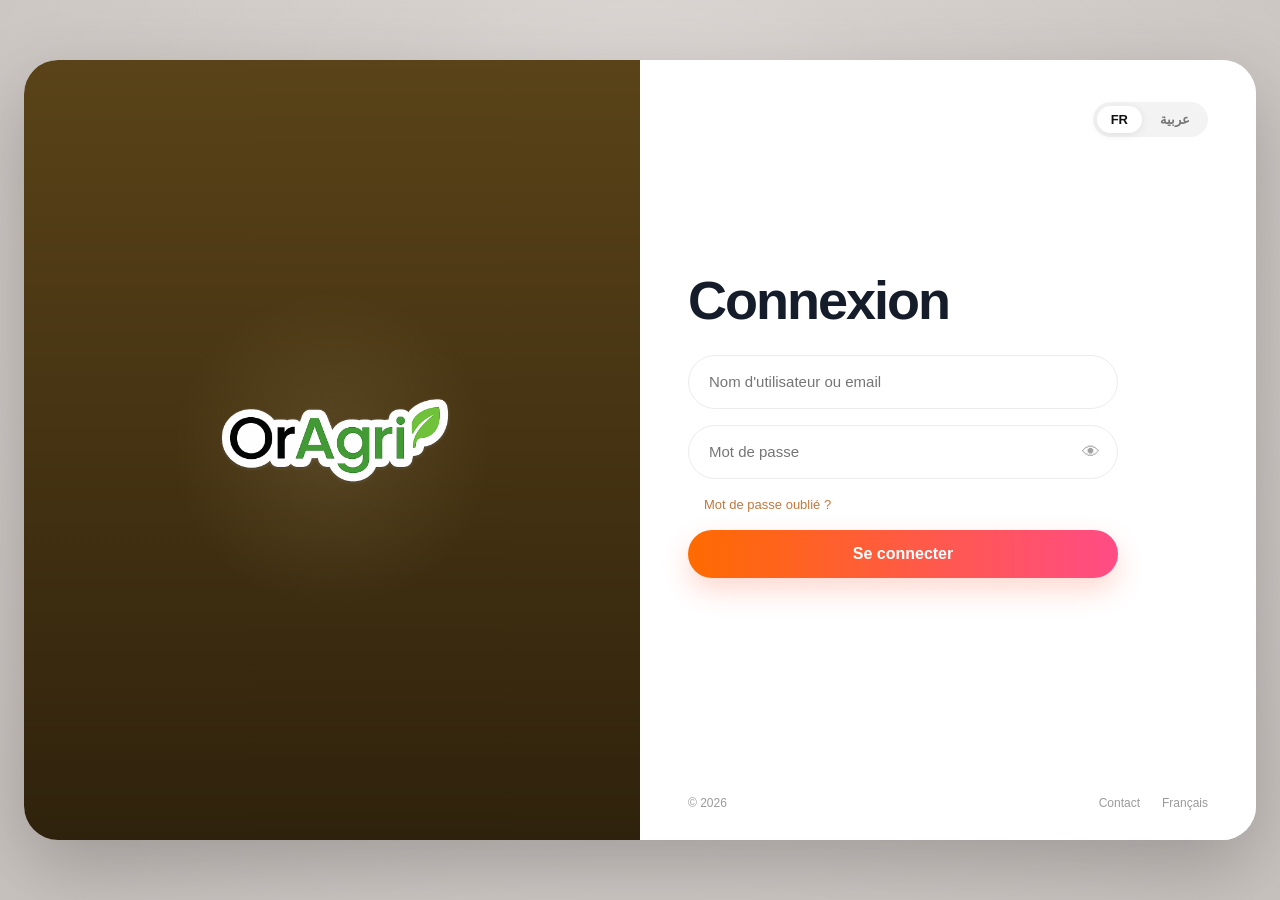
<file: index.html>
<!DOCTYPE html>
<html lang="fr" dir="ltr">
<head>
  <meta charset="UTF-8" />
  <meta name="viewport" content="width=device-width, initial-scale=1.0" />
  <title>OrAgri — Login</title>
  <style>
    :root{--accent1:#ff6a00;--accent2:#ff4c86;--shadow:0 28px 80px rgba(0,0,0,.24)}
    *,::before,::after{box-sizing:border-box}
    body{margin:0;font-family:Inter,'Segoe UI',Arial,sans-serif;background:radial-gradient(circle at 50% 35%,#ece7e5 0%,#d6d0cd 42%,#c9c3bf 100%);min-height:100vh;color:#1a1a1a}
    .page{min-height:100vh;display:flex;align-items:center;justify-content:center;padding:24px}
    .frame{width:min(1260px,100%);min-height:min(780px,92vh);display:grid;grid-template-columns:1fr 1fr;border-radius:34px;overflow:hidden;box-shadow:var(--shadow);background:#fff}
    .left{background:linear-gradient(180deg,#5a4318 0%,#2f220c 100%);position:relative;display:flex;align-items:center;justify-content:center;padding:40px}
    .left::before{content:"";position:absolute;inset:0;background:radial-gradient(circle at center,rgba(255,236,180,.10),transparent 32%);pointer-events:none}
    .logo-wrap{position:relative;z-index:1;width:min(300px,58vw);display:flex;align-items:center;justify-content:center}
    .logo-wrap img{width:100%;height:auto;display:block}
    .right{background:#fff;padding:42px 48px 30px;display:flex;flex-direction:column;justify-content:space-between}
    .topbar{display:flex;justify-content:flex-end;align-items:center;min-height:34px}
    .switch{display:flex;gap:4px;background:#f3f3f3;padding:4px;border-radius:999px}
    .switch button{border:0;background:transparent;padding:6px 14px;border-radius:999px;font-weight:700;font-size:13px;color:#777;cursor:pointer;transition:background .18s,color .18s,box-shadow .18s}
    .switch button.active{background:#fff;color:#111;box-shadow:0 2px 10px rgba(0,0,0,.08)}
    .content{max-width:430px;width:100%;margin:auto 0;padding-top:0}
    .h1{font-size:54px;line-height:.95;letter-spacing:-2px;font-weight:700;margin:0 0 28px;color:#151d2a}
    .field{position:relative;margin-bottom:16px}
    .field input{width:100%;height:54px;border-radius:27px;border:1px solid #ececec;background:#fff;padding:0 20px;font-size:15px;outline:none;transition:border-color .15s,box-shadow .15s}
    .field input:focus{border-color:#dedede;box-shadow:0 0 0 4px rgba(255,106,0,.07)}
    .eye{position:absolute;right:18px;top:50%;transform:translateY(-50%);font-size:18px;color:#a1a1a1;cursor:pointer}
    .forgot{font-size:13px;color:#c3783e;margin:2px 0 18px 16px;cursor:pointer;display:inline-block}
    .btn{width:100%;height:48px;border:0;border-radius:24px;background:linear-gradient(90deg,var(--accent1),var(--accent2));color:#fff;font-size:16px;font-weight:800;cursor:pointer;box-shadow:0 12px 28px rgba(255,90,59,.24);transition:opacity .15s,transform .1s}
    .btn:hover{opacity:.92;transform:translateY(-1px)}
    .btn:active{transform:translateY(0)}
    .error-msg{display:none;background:rgba(255,60,60,.08);border:1px solid rgba(255,60,60,.25);color:#c0392b;border-radius:14px;padding:10px 18px;font-size:13px;margin-bottom:14px;text-align:center}
    .error-msg.show{display:block}
    .footer{display:flex;justify-content:space-between;align-items:center;margin-top:80px;font-size:12px;color:#9a9a9a}
    .footer .links{display:flex;gap:22px;align-items:center}
    [dir="rtl"] .content{text-align:right}
    [dir="rtl"] .forgot{margin-left:0;margin-right:16px}
    [dir="rtl"] .topbar{justify-content:flex-start}
    [dir="rtl"] .field input{direction:rtl}
    [dir="rtl"] .eye{right:auto;left:18px}
    [dir="rtl"] .footer{flex-direction:row-reverse}
    [dir="rtl"] .footer .links{flex-direction:row-reverse}
    @media(max-width:980px){.frame{grid-template-columns:1fr;min-height:auto}.left{min-height:220px}.right{padding:22px 30px 30px}.content{max-width:520px}.h1{font-size:42px}.footer{margin-top:52px}}
    @media(max-width:640px){.page{padding:0}.frame{min-height:100vh;border-radius:0}.left{min-height:170px;padding:26px}.right{padding:18px 18px 26px}.h1{font-size:34px}.field input{height:52px}.btn{height:50px}.footer{margin-top:42px;gap:12px;flex-direction:column;align-items:flex-start}}
  </style>
</head>
<body>
  <div class="page">
    <div class="frame">
      <section class="left">
        <div class="logo-wrap">
          <img src="assets/images/logo.png" alt="OrAgri Logo" />
        </div>
      </section>
      <section class="right">
        <div class="topbar">
          <div class="switch">
            <button data-lang="fr" class="active">FR</button>
            <button data-lang="ar">عربية</button>
          </div>
        </div>
        <div class="content">
          <h1 id="title" class="h1">Connexion</h1>
          <div class="error-msg" id="errorMsg"></div>
          <div class="field">
            <input id="username" type="text" placeholder="Nom d'utilisateur ou email" autocomplete="username" />
          </div>
          <div class="field">
            <input id="password" type="password" placeholder="Mot de passe" autocomplete="current-password" />
            <span class="eye" id="togglePassword" role="button" tabindex="0" aria-label="Afficher le mot de passe">👁</span>
          </div>
          <span class="forgot" id="forgot">Mot de passe oublié ?</span>
          <button class="btn" id="loginBtn">Se connecter</button>
        </div>
        <div class="footer">
          <div>© 2026</div>
          <div class="links">
            <span id="contactTxt">Contact</span>
            <span id="langTxt">Français</span>
          </div>
        </div>
      </section>
    </div>
  </div>

  <script>
    const i18n = {
      fr: {
        title: "Connexion",
        username: "Nom d'utilisateur ou email",
        password: "Mot de passe",
        forgot: "Mot de passe oublié ?",
        button: "Se connecter",
        langTxt: "Français",
        contact: "Contact",
        errorEmpty: "Veuillez remplir tous les champs.",
        errorWrong: "Identifiants incorrects. Réessayez."
      },
      ar: {
        title: "تسجيل الدخول",
        username: "اسم المستخدم أو البريد",
        password: "كلمة المرور",
        forgot: "نسيت كلمة المرور؟",
        button: "دخول",
        langTxt: "عربية",
        contact: "اتصل بنا",
        errorEmpty: "يرجى ملء جميع الحقول.",
        errorWrong: "بيانات خاطئة. حاول مجدداً."
      }
    };

    const DEMO_USERS = [
      { username: "omar", password: "oragri2026" },
      { username: "admin", password: "admin" },
      { username: "omaragriofficiel@gmail.com", password: "oragri2026" }
    ];

    let lang = localStorage.getItem("oragri-lang") || "fr";

    function applyLang() {
      const t = i18n[lang];
      const isAr = lang === "ar";
      document.documentElement.dir = isAr ? "rtl" : "ltr";
      document.documentElement.lang = isAr ? "ar" : "fr";
      document.getElementById("title").textContent = t.title;
      document.getElementById("username").placeholder = t.username;
      document.getElementById("password").placeholder = t.password;
      document.getElementById("forgot").textContent = t.forgot;
      document.getElementById("loginBtn").textContent = t.button;
      document.getElementById("langTxt").textContent = t.langTxt;
      document.getElementById("contactTxt").textContent = t.contact;
      document.querySelectorAll(".switch button").forEach(btn =>
        btn.classList.toggle("active", btn.dataset.lang === lang)
      );
    }

    document.querySelectorAll(".switch button").forEach(btn => {
      btn.addEventListener("click", () => {
        lang = btn.dataset.lang;
        localStorage.setItem("oragri-lang", lang);
        applyLang();
      });
    });

    const passwordInput = document.getElementById("password");
    const togglePassword = document.getElementById("togglePassword");
    togglePassword.addEventListener("click", () => {
      const hidden = passwordInput.type === "password";
      passwordInput.type = hidden ? "text" : "password";
      togglePassword.textContent = hidden ? "🙈" : "👁";
    });

    document.getElementById("loginBtn").addEventListener("click", () => {
      const t = i18n[lang];
      const user = document.getElementById("username").value.trim();
      const pass = document.getElementById("password").value.trim();
      const errorMsg = document.getElementById("errorMsg");
      errorMsg.classList.remove("show");
      if (!user || !pass) {
        errorMsg.textContent = t.errorEmpty;
        errorMsg.classList.add("show");
        return;
      }
      const valid = DEMO_USERS.find(u => u.username === user && u.password === pass);
      if (valid) {
        localStorage.setItem("oragri-auth", "true");
        localStorage.setItem("oragri-user", user);
        window.location.href = "pages/selection.html";
      } else {
        errorMsg.textContent = t.errorWrong;
        errorMsg.classList.add("show");
      }
    });

    document.addEventListener("keydown", e => {
      if (e.key === "Enter") document.getElementById("loginBtn").click();
    });

    applyLang();
  </script>
</body>
</html>
</file>
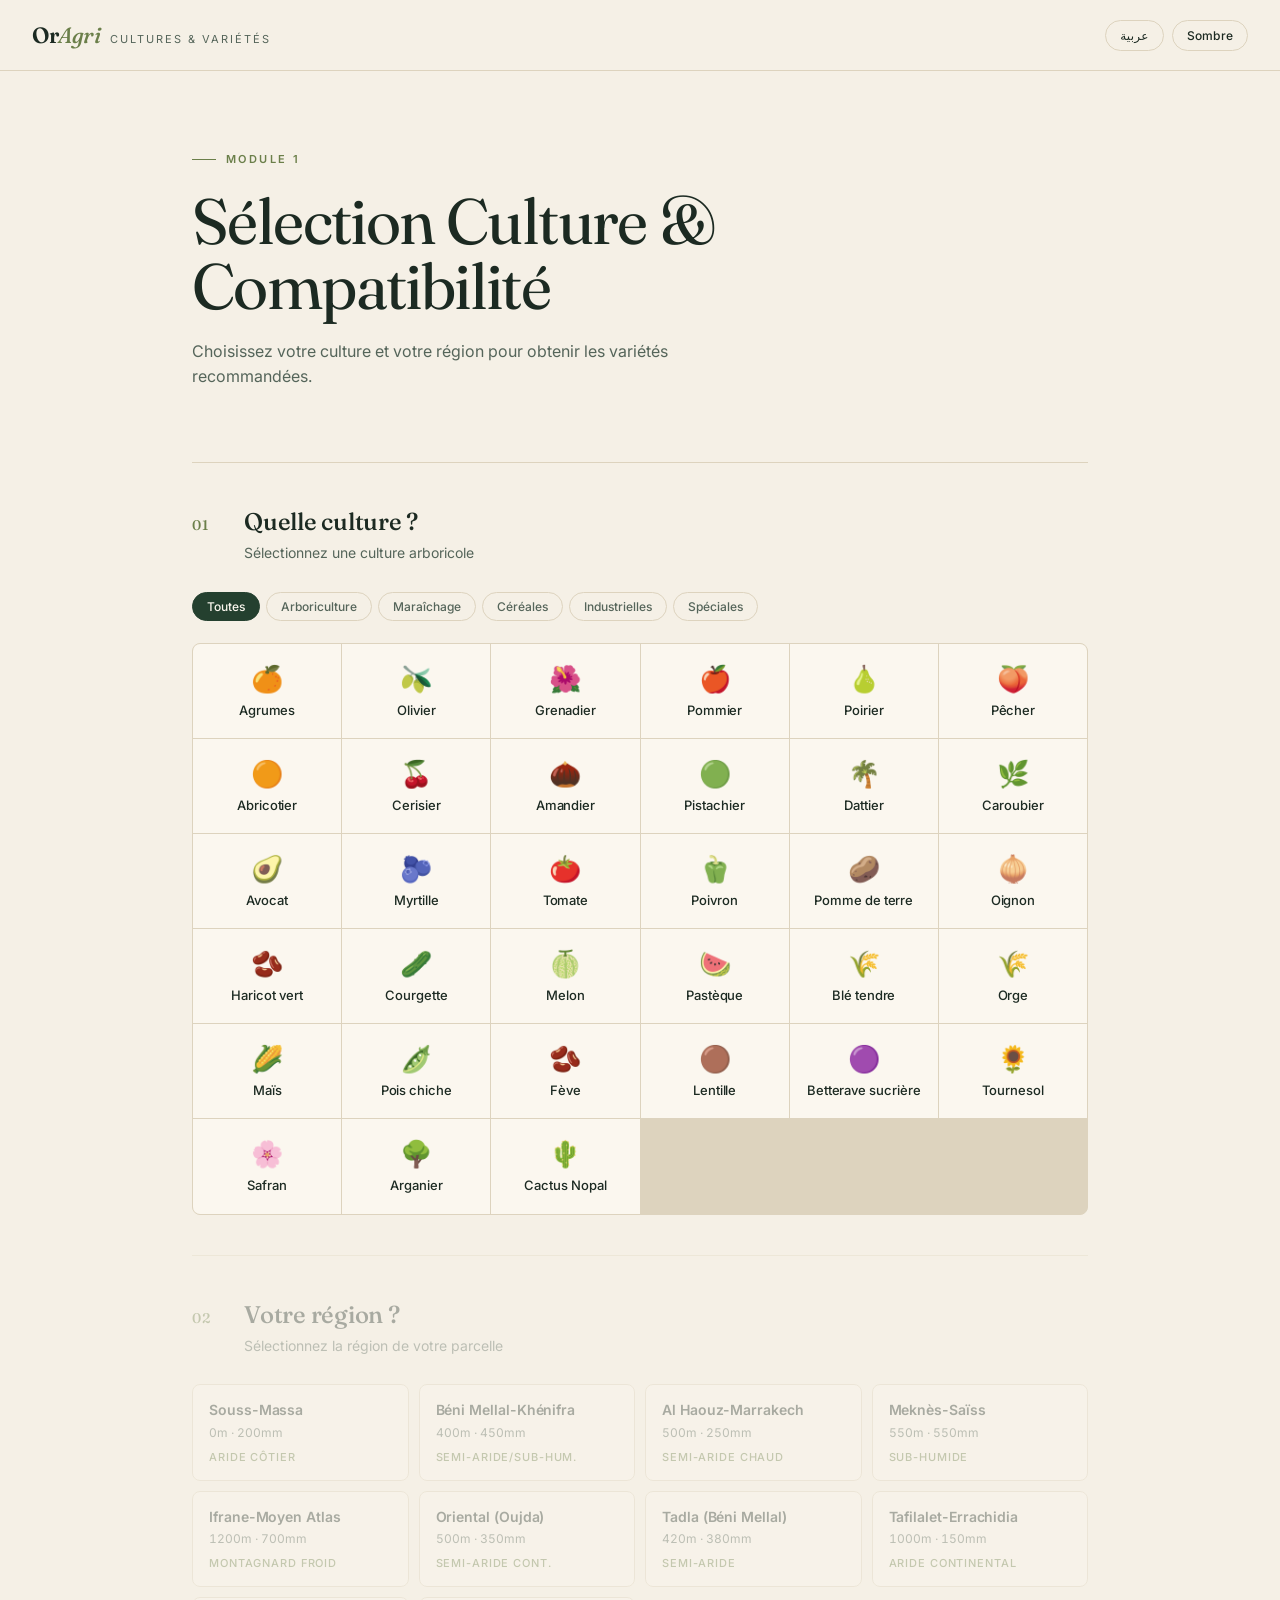
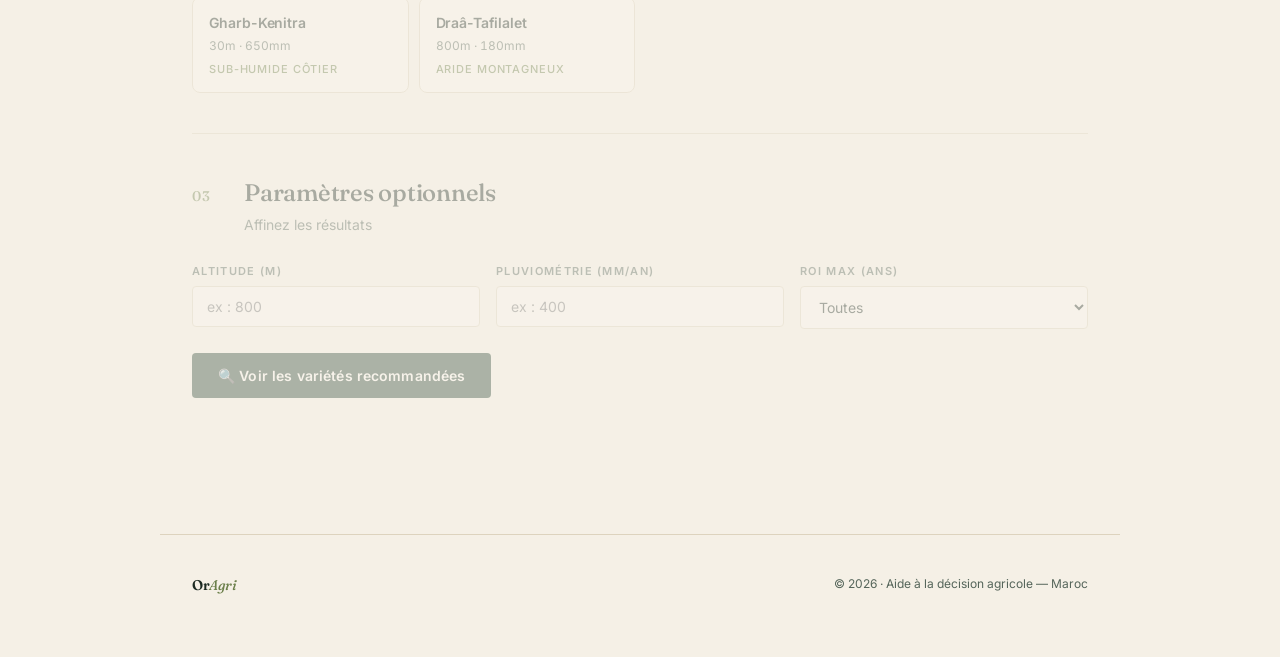
<file: pages/culture.html>
<!DOCTYPE html>
<html lang="fr" dir="ltr">
<head>
<meta charset="UTF-8">
<meta name="viewport" content="width=device-width, initial-scale=1.0">
<title>OrAgri — Sélection Culture</title>
<link rel="preconnect" href="https://fonts.googleapis.com">
<link rel="preconnect" href="https://fonts.gstatic.com" crossorigin>
<link href="https://fonts.googleapis.com/css2?family=Fraunces:opsz,wght@9..144,400;9..144,500;9..144,600;9..144,700&family=Inter:wght@400;500;600;700&family=Noto+Kufi+Arabic:wght@400;500;600;700&display=swap" rel="stylesheet">
<style>
  :root {
    --bg: #F5F0E6;
    --surface: #FBF7EF;
    --surface2: #EFE8DB;
    --ink: #1C2A22;
    --ink-2: #55655A;
    --line: #DDD3BE;
    --line-strong: #C7B99A;
    --forest: #24402F;
    --forest-hover: #2E5340;
    --olive: #6B7F4A;
    --terracotta: #B45A3C;
    --amber: #B58412;
    --danger: #A03A2A;
    --radius: 4px;
    --radius-lg: 8px;
  }
  [data-theme="dark"] {
    --bg: #12160F;
    --surface: #1A1F17;
    --surface2: #232A20;
    --ink: #ECE4D2;
    --ink-2: #9BA394;
    --line: #2E3529;
    --line-strong: #3F4838;
    --forest: #C8DBB6;
    --forest-hover: #B0C79A;
    --olive: #A9BE7C;
    --terracotta: #E08B6E;
    --amber: #E1B657;
    --danger: #E2705C;
  }
  * { box-sizing: border-box; margin: 0; padding: 0; }
  html, body { background: var(--bg); color: var(--ink); }
  body {
    font-family: 'Inter', system-ui, -apple-system, sans-serif;
    font-size: 15px;
    line-height: 1.55;
    min-height: 100vh;
    -webkit-font-smoothing: antialiased;
    text-rendering: optimizeLegibility;
    transition: background .3s, color .3s;
  }
  body[dir="rtl"] { font-family: 'Noto Kufi Arabic', 'Inter', system-ui, sans-serif; }
  .serif { font-family: 'Fraunces', 'Times New Roman', serif; font-optical-sizing: auto; letter-spacing: -0.01em; }

  /* Topbar */
  .topbar {
    display: flex; align-items: center; justify-content: space-between;
    padding: 18px 32px;
    border-bottom: 1px solid var(--line);
    background: var(--bg);
    position: sticky; top: 0; z-index: 100;
    backdrop-filter: saturate(1.1);
  }
  .brand { display: flex; align-items: baseline; gap: 10px; }
  .brand-mark {
    font-family: 'Fraunces', serif; font-weight: 600; font-size: 22px;
    letter-spacing: -0.02em; color: var(--ink);
  }
  .brand-mark em { font-style: italic; color: var(--olive); font-weight: 500; }
  .brand-sub { font-size: 11px; color: var(--ink-2); text-transform: uppercase; letter-spacing: 0.18em; }
  .top-actions { display: flex; gap: 8px; align-items: center; }
  .icon-btn {
    background: transparent; border: 1px solid var(--line);
    color: var(--ink); padding: 7px 14px;
    border-radius: 999px; cursor: pointer;
    font-size: 12px; font-weight: 500; letter-spacing: 0.02em;
    font-family: inherit;
    transition: all .18s;
  }
  .icon-btn:hover { border-color: var(--ink); background: var(--surface); }

  /* Hero */
  .hero { padding: 72px 32px 40px; max-width: 960px; margin: 0 auto; }
  .eyebrow {
    font-size: 11px; text-transform: uppercase; letter-spacing: 0.22em;
    color: var(--olive); font-weight: 600; margin-bottom: 20px;
    display: inline-flex; align-items: center; gap: 10px;
  }
  .eyebrow::before {
    content: ""; width: 24px; height: 1px; background: var(--olive);
  }
  .hero h1 {
    font-family: 'Fraunces', serif; font-weight: 400;
    font-size: clamp(36px, 6vw, 64px);
    line-height: 1.02; letter-spacing: -0.025em;
    color: var(--ink);
    max-width: 720px;
  }
  .hero h1 em { font-style: italic; color: var(--olive); font-weight: 400; }
  .hero p {
    margin-top: 20px; max-width: 560px;
    color: var(--ink-2); font-size: 16px; line-height: 1.6;
  }

  /* Main layout */
  .main { max-width: 960px; margin: 0 auto; padding: 32px 32px 96px; }

  /* Step block */
  .step { border-top: 1px solid var(--line); padding: 40px 0; }
  .step[data-locked="true"] { opacity: 0.35; pointer-events: none; }
  .step-header {
    display: flex; align-items: baseline; gap: 20px;
    margin-bottom: 28px;
  }
  .step-index {
    font-family: 'Fraunces', serif; font-weight: 500;
    font-size: 14px; color: var(--olive);
    letter-spacing: 0.08em; min-width: 32px;
  }
  .step-index.done::after { content: " ✓"; color: var(--forest); }
  .step-title { font-family: 'Fraunces', serif; font-weight: 500; font-size: 24px; letter-spacing: -0.01em; }
  .step-sub { color: var(--ink-2); font-size: 14px; margin-top: 2px; }

  /* Family filters */
  .fam-filters { display: flex; flex-wrap: wrap; gap: 6px; margin-bottom: 22px; }
  .fam-btn {
    padding: 6px 14px;
    border: 1px solid var(--line);
    background: transparent;
    color: var(--ink-2);
    border-radius: 999px;
    font-size: 12px; font-weight: 500;
    cursor: pointer; font-family: inherit;
    transition: all .18s;
  }
  .fam-btn:hover { color: var(--ink); border-color: var(--line-strong); }
  .fam-btn.active { background: var(--forest); border-color: var(--forest); color: var(--surface); }

  /* Culture grid */
  .culture-grid {
    display: grid;
    grid-template-columns: repeat(auto-fill, minmax(140px, 1fr));
    gap: 1px;
    background: var(--line);
    border: 1px solid var(--line);
    border-radius: var(--radius-lg);
    overflow: hidden;
  }
  .culture-btn {
    background: var(--surface);
    padding: 22px 12px 18px;
    text-align: center;
    cursor: pointer;
    transition: background .15s;
    border: none; color: var(--ink); font-family: inherit;
  }
  .culture-btn:hover { background: var(--surface2); }
  .culture-btn.selected { background: var(--forest); color: var(--surface); }
  .culture-btn .icon { font-size: 26px; line-height: 1; margin-bottom: 8px; display: block; filter: grayscale(0.15); }
  .culture-btn.selected .icon { filter: none; }
  .culture-btn .name { font-size: 13px; font-weight: 500; letter-spacing: -0.005em; }

  /* Region grid */
  .region-grid {
    display: grid;
    grid-template-columns: repeat(auto-fill, minmax(200px, 1fr));
    gap: 10px;
  }
  .region-btn {
    background: var(--surface);
    border: 1px solid var(--line);
    border-radius: var(--radius-lg);
    padding: 14px 16px;
    cursor: pointer;
    transition: all .18s;
    color: var(--ink);
    text-align: start;
    font-family: inherit;
  }
  .region-btn:hover { border-color: var(--line-strong); }
  .region-btn.selected { border-color: var(--forest); background: var(--surface2); }
  .region-btn .r-name { font-size: 14px; font-weight: 600; letter-spacing: -0.005em; }
  .region-btn .r-alt { font-size: 12px; color: var(--ink-2); margin-top: 3px; font-variant-numeric: tabular-nums; }
  .region-btn .r-clim { font-size: 11px; color: var(--olive); margin-top: 6px; text-transform: uppercase; letter-spacing: 0.08em; font-weight: 500; }

  /* Optional inputs */
  .field-row { display: grid; grid-template-columns: repeat(auto-fit, minmax(180px, 1fr)); gap: 16px; margin-bottom: 24px; }
  .field { display: flex; flex-direction: column; gap: 6px; }
  .field label { font-size: 11px; text-transform: uppercase; letter-spacing: 0.12em; color: var(--ink-2); font-weight: 600; }
  .field input, .field select {
    background: var(--surface);
    border: 1px solid var(--line);
    color: var(--ink);
    padding: 11px 14px;
    border-radius: var(--radius);
    font-size: 14px; font-family: inherit;
    transition: border-color .18s;
  }
  .field input:focus, .field select:focus { outline: none; border-color: var(--forest); }

  .btn-primary {
    background: var(--forest); color: var(--surface);
    border: none;
    padding: 14px 26px;
    border-radius: var(--radius);
    font-size: 14px; font-weight: 600; letter-spacing: 0.01em;
    cursor: pointer; font-family: inherit;
    transition: background .18s;
  }
  .btn-primary:hover { background: var(--forest-hover); }
  .btn-ghost {
    background: transparent; color: var(--ink-2);
    border: 1px solid var(--line);
    padding: 10px 18px;
    border-radius: var(--radius);
    font-size: 13px; cursor: pointer; font-family: inherit;
    transition: all .18s;
  }
  .btn-ghost:hover { color: var(--ink); border-color: var(--ink); }

  /* Loader */
  .loader { display: none; padding: 48px 0; text-align: center; color: var(--ink-2); }
  .spinner {
    width: 20px; height: 20px; margin: 0 auto 14px;
    border: 2px solid var(--line);
    border-top-color: var(--forest);
    border-radius: 50%;
    animation: spin .8s linear infinite;
  }
  @keyframes spin { to { transform: rotate(360deg); } }

  /* Results */
  #results { display: none; padding-top: 40px; border-top: 1px solid var(--line); }
  .results-header {
    display: flex; align-items: baseline; justify-content: space-between;
    gap: 16px; margin-bottom: 28px; flex-wrap: wrap;
  }
  .results-title { font-family: 'Fraunces', serif; font-weight: 500; font-size: 28px; letter-spacing: -0.015em; }
  .results-count { color: var(--ink-2); font-size: 14px; font-variant-numeric: tabular-nums; }

  .variety-card {
    background: var(--surface);
    border: 1px solid var(--line);
    border-radius: var(--radius-lg);
    padding: 24px 26px;
    margin-bottom: 12px;
    cursor: pointer;
    transition: border-color .18s;
  }
  .variety-card:hover { border-color: var(--line-strong); }
  .variety-card.expanded { border-color: var(--forest); }
  .vc-head { display: flex; align-items: flex-start; justify-content: space-between; gap: 20px; }
  .vc-name { font-family: 'Fraunces', serif; font-size: 22px; font-weight: 500; letter-spacing: -0.01em; }
  .vc-ar { font-size: 13px; color: var(--ink-2); margin-top: 2px; }
  .vc-tags { display: flex; flex-wrap: wrap; gap: 6px; margin-top: 14px; }
  .tag {
    display: inline-flex; align-items: center; gap: 5px;
    padding: 4px 10px; border-radius: 999px;
    font-size: 11px; font-weight: 500;
    border: 1px solid transparent;
    font-variant-numeric: tabular-nums;
  }
  .tag-green { color: var(--forest); background: color-mix(in oklab, var(--forest) 10%, transparent); border-color: color-mix(in oklab, var(--forest) 18%, transparent); }
  .tag-blue  { color: var(--olive); background: color-mix(in oklab, var(--olive) 12%, transparent); border-color: color-mix(in oklab, var(--olive) 20%, transparent); }
  .tag-warn  { color: var(--amber); background: color-mix(in oklab, var(--amber) 12%, transparent); border-color: color-mix(in oklab, var(--amber) 20%, transparent); }
  .tag-danger{ color: var(--danger); background: color-mix(in oklab, var(--danger) 10%, transparent); border-color: color-mix(in oklab, var(--danger) 18%, transparent); }

  .vc-roi { font-family: 'Fraunces', serif; font-size: 32px; font-weight: 500; color: var(--forest); white-space: nowrap; line-height: 1; }
  .vc-roi-label { font-size: 10px; color: var(--ink-2); text-align: end; text-transform: uppercase; letter-spacing: 0.15em; margin-top: 6px; }

  .compat-bar-wrap { margin-top: 20px; }
  .compat-bar { height: 3px; background: var(--line); border-radius: 2px; overflow: hidden; margin-top: 6px; }
  .compat-fill { height: 100%; border-radius: 2px; transition: width .8s cubic-bezier(.2,.7,.2,1); }
  .compat-meta { display: flex; justify-content: space-between; align-items: center; font-size: 11px; }
  .compat-meta .lbl { color: var(--ink-2); text-transform: uppercase; letter-spacing: 0.12em; font-weight: 500; }
  .compat-meta .val { font-weight: 600; font-variant-numeric: tabular-nums; }

  .vc-detail {
    display: none; margin-top: 24px; padding-top: 24px;
    border-top: 1px solid var(--line);
  }
  .variety-card.expanded .vc-detail { display: block; }
  .detail-grid { display: grid; grid-template-columns: repeat(auto-fill, minmax(140px, 1fr)); gap: 1px; background: var(--line); border: 1px solid var(--line); border-radius: var(--radius-lg); overflow: hidden; }
  .dg-item { background: var(--surface); padding: 14px 16px; }
  .dg-label { font-size: 10px; color: var(--ink-2); text-transform: uppercase; letter-spacing: 0.14em; font-weight: 600; margin-bottom: 6px; }
  .dg-value { font-size: 15px; font-weight: 500; font-variant-numeric: tabular-nums; }
  .dg-value.green { color: var(--forest); }
  .dg-value.blue { color: var(--olive); }

  .section-label { font-size: 11px; font-weight: 600; color: var(--ink-2); text-transform: uppercase; letter-spacing: 0.16em; margin: 24px 0 8px; }
  .detail-text { font-size: 14px; color: var(--ink); line-height: 1.6; }
  .detail-text.muted { color: var(--ink-2); font-style: italic; }

  .empty { text-align: center; padding: 64px 20px; color: var(--ink-2); }
  .empty .serif { font-size: 24px; margin-bottom: 8px; color: var(--ink); }

  footer { max-width: 960px; margin: 0 auto; padding: 40px 32px 60px; border-top: 1px solid var(--line); color: var(--ink-2); font-size: 12px; display: flex; justify-content: space-between; flex-wrap: wrap; gap: 12px; }
  footer .brand-mark { font-size: 14px; }

  @media (max-width: 640px) {
    .topbar { padding: 14px 20px; }
    .hero { padding: 40px 20px 24px; }
    .main { padding: 24px 20px 64px; }
    footer { padding: 24px 20px 40px; }
  }
</style>
</head>
<body data-theme="light">

<header class="topbar">
  <div class="brand">
    <span class="brand-mark serif">Or<em>Agri</em></span>
    <span class="brand-sub" data-i="brand_sub">Cultures &amp; variétés</span>
  </div>
  <div class="top-actions">
    <button class="icon-btn" id="btnLang" onclick="toggleLang()">عربية</button>
    <button class="icon-btn" id="btnTheme" onclick="toggleTheme()">Clair</button>
  </div>
</header>

<section class="hero">
  <div class="eyebrow" data-i="mod1_badge">Module 01 — Sélection Culture</div>
  <h1 class="serif" data-i="hero_title">Trouvez la <em>variété</em> juste, pour votre terre.</h1>
  <p data-i="hero_sub">Choisissez une culture et votre région pour découvrir les variétés adaptées à votre parcelle, avec compatibilité, rendement et rentabilité estimés.</p>
</section>

<main class="main">

  <div class="step" id="step1">
    <div class="step-header">
      <div class="step-index" id="s1num">01</div>
      <div>
        <div class="step-title serif" data-i="s1_title">Choisir une culture</div>
        <div class="step-sub" data-i="s1_sub">Filtrez par famille, puis sélectionnez.</div>
      </div>
    </div>
    <div class="fam-filters" id="famFilters"></div>
    <div class="culture-grid" id="cultureGrid"></div>
  </div>

  <div class="step" id="step2" data-locked="true">
    <div class="step-header">
      <div class="step-index" id="s2num">02</div>
      <div>
        <div class="step-title serif" data-i="s2_title">Sélectionner la région</div>
        <div class="step-sub" data-i="s2_sub">Nous évaluons la compatibilité climatique.</div>
      </div>
    </div>
    <div class="region-grid" id="regionGrid"></div>
  </div>

  <div class="step" id="step3" data-locked="true">
    <div class="step-header">
      <div class="step-index" id="s3num">03</div>
      <div>
        <div class="step-title serif" data-i="s3_title">Affiner les critères</div>
        <div class="step-sub" data-i="s3_sub">Optionnel — précisez si vous connaissez vos valeurs.</div>
      </div>
    </div>
    <div class="field-row">
      <div class="field">
        <label data-i="f_alt">Altitude (m)</label>
        <input id="fAlt" type="number" min="0" max="2500" placeholder="ex : 800">
      </div>
      <div class="field">
        <label data-i="f_pluv">Pluviométrie (mm/an)</label>
        <input id="fPluv" type="number" min="0" max="2000" placeholder="ex : 400">
      </div>
      <div class="field">
        <label data-i="f_roi">ROI max (années)</label>
        <select id="fROI">
          <option value="">Toutes</option>
          <option value="2">≤ 2 ans</option>
          <option value="3">≤ 3 ans</option>
          <option value="4">≤ 4 ans</option>
          <option value="5">≤ 5 ans</option>
        </select>
      </div>
    </div>
    <button class="btn-primary" id="btnSearch" onclick="runSearch()" data-i="btn_search">Voir les variétés recommandées →</button>
  </div>

  <div class="loader" id="loader">
    <div class="spinner"></div>
    <div data-i="loading">Analyse en cours…</div>
  </div>

  <div id="results">
    <div class="results-header">
      <div>
        <div class="results-title serif" data-i="res_title">Variétés recommandées</div>
        <div class="results-count"><span id="resCount">0</span> <span data-i="res_count_lbl">résultats</span></div>
      </div>
      <button class="btn-ghost" onclick="resetAll()" data-i="btn_reset">↺ Recommencer</button>
    </div>
    <div id="resultsList"></div>
  </div>

</main>

<footer>
  <div class="brand-mark serif">Or<em style="color:var(--olive);font-weight:500">Agri</em></div>
  <div>© 2026 · <span data-i="footer_note">Aide à la décision agricole — Maroc</span></div>
</footer>

<script>
const i18n = {
  fr: {
    mod1_badge:"Module 1", hero_title:"Sélection Culture & Compatibilité",
    hero_sub:"Choisissez votre culture et votre région pour obtenir les variétés recommandées.",
    s1_title:"Quelle culture ?", s1_sub:"Sélectionnez une culture arboricole",
    s2_title:"Votre région ?", s2_sub:"Sélectionnez la région de votre parcelle",
    s3_title:"Paramètres optionnels", s3_sub:"Affinez les résultats",
    f_alt:"Altitude (m)", f_pluv:"Pluviométrie (mm/an)", f_roi:"ROI max (ans)",
    btn_search:"🔍 Voir les variétés recommandées",
    loading:"Analyse en cours…", res_title:"Variétés recommandées",
    btn_reset:"↩ Recommencer",
    no_result:"Aucune variété trouvée pour ces critères.",
    lbl_roi:"ROI", lbl_rdt:"Rendement", lbl_ca:"CA/ha",
    lbl_eau:"Eau/an", lbl_azote:"N/an", lbl_alt:"Altitude",
    lbl_gel:"Sensib. gel", lbl_sec:"Tolér. sécheresse",
    lbl_rav:"Ravageurs", lbl_mal:"Maladies", lbl_trt:"Traitements",
    lbl_sol:"Sol compatible", lbl_prix:"Prix vente",
    lbl_pepiniere:"Pépinières", lbl_origine:"Origine",
    lbl_conduite:"Conduite", lbl_notes:"Notes",
    lbl_heuresfroid:"Heures de froid", lbl_pleine:"Pleine prod.",
    compat_title:"Score compatibilité région"
  },
  ar: {
    mod1_badge:"الوحدة 1", hero_title:"اختيار المحصول والتوافق",
    hero_sub:"اختر محصولك ومنطقتك للحصول على الأصناف الموصى بها لمزرعتك.",
    s1_title:"أي محصول؟", s1_sub:"اختر محصولاً من المحاصيل الشجرية",
    s2_title:"منطقتك؟", s2_sub:"اختر المنطقة التي توجد فيها قطعتك",
    s3_title:"معايير اختيارية", s3_sub:"حدد النتائج",
    f_alt:"الارتفاع (م)", f_pluv:"التساقطات (مم/سنة)", f_roi:"أقصى مدة استرداد",
    btn_search:"🔍 عرض الأصناف الموصى بها",
    loading:"جارٍ التحليل…", res_title:"الأصناف الموصى بها",
    btn_reset:"↩ البدء من جديد",
    no_result:"لا يوجد صنف يناسب هذه المعايير.",
    lbl_roi:"مدة الاسترداد", lbl_rdt:"المردودية", lbl_ca:"رقم الأعمال/هكتار",
    lbl_eau:"الماء/سنة", lbl_azote:"آزوت/سنة", lbl_alt:"الارتفاع",
    lbl_gel:"حساسية الصقيع", lbl_sec:"تحمل الجفاف",
    lbl_rav:"الآفات", lbl_mal:"الأمراض", lbl_trt:"العلاجات",
    lbl_sol:"التربة المناسبة", lbl_prix:"سعر البيع",
    lbl_pepiniere:"المشاتل", lbl_origine:"الأصل",
    lbl_conduite:"طريقة التربية", lbl_notes:"ملاحظات",
    lbl_heuresfroid:"ساعات البرد", lbl_pleine:"إنتاج كامل",
    compat_title:"درجة التوافق مع المنطقة"
  }
};
let lang = localStorage.getItem('orAgriLang') || 'fr';
function t(k){ return (i18n[lang]||i18n.fr)[k] || k; }
function applyLang(){
  document.querySelectorAll('[data-i]').forEach(el=>{ el.textContent = t(el.dataset.i); });
  document.body.dir = lang==='ar' ? 'rtl' : 'ltr';
  document.documentElement.lang = lang==='ar' ? 'ar' : 'fr';
  document.getElementById('btnLang').textContent = lang==='ar' ? 'FR' : 'عربية';
}
function toggleLang(){
  lang = lang==='fr' ? 'ar' : 'fr';
  localStorage.setItem('orAgriLang', lang);
  applyLang();
  renderFamFilters();
  renderCultures();
  renderRegions();
  if(document.getElementById('results').style.display!=='none') runSearch();
}

let theme = localStorage.getItem('orAgriTheme') || 'dark';
document.body.dataset.theme = theme;
function toggleTheme(){
  theme = theme==='dark' ? 'light' : 'dark';
  document.body.dataset.theme = theme;
  localStorage.setItem('orAgriTheme', theme);
  document.getElementById('btnTheme').textContent = theme==='dark' ? '☀️' : '🌙';
}


const CULTURES = [
  /* ── ARBORICULTURE ─────────────────────────────────────────── */
  { id:'Agrumes',          icon:'🍊', fam:'Arboriculture', fr:'Agrumes',           ar:'الحوامض',        minAlt:0,    maxAlt:600,  minPluv:350, minHF:0 },
  { id:'Olivier',          icon:'🫒', fam:'Arboriculture', fr:'Olivier',           ar:'الزيتون',        minAlt:0,    maxAlt:1200, minPluv:200, minHF:0 },
  { id:'Grenadier',        icon:'🌺', fam:'Arboriculture', fr:'Grenadier',         ar:'الرمان',         minAlt:0,    maxAlt:1200, minPluv:150, minHF:0 },
  { id:'Pommier',          icon:'🍎', fam:'Arboriculture', fr:'Pommier',           ar:'التفاح',         minAlt:800,  maxAlt:2000, minPluv:600, minHF:800 },
  { id:'Poirier',          icon:'🍐', fam:'Arboriculture', fr:'Poirier',           ar:'الإجاص',         minAlt:600,  maxAlt:1600, minPluv:600, minHF:900 },
  { id:'Pêcher',           icon:'🍑', fam:'Arboriculture', fr:'Pêcher',            ar:'الخوخ',          minAlt:400,  maxAlt:1400, minPluv:500, minHF:600 },
  { id:'Abricotier',       icon:'🟠', fam:'Arboriculture', fr:'Abricotier',        ar:'المشمش',         minAlt:200,  maxAlt:1200, minPluv:400, minHF:500 },
  { id:'Cerisier',         icon:'🍒', fam:'Arboriculture', fr:'Cerisier',          ar:'الكراز',         minAlt:800,  maxAlt:2000, minPluv:700, minHF:1200 },
  { id:'Amandier',         icon:'🌰', fam:'Arboriculture', fr:'Amandier',          ar:'اللوز',          minAlt:200,  maxAlt:1200, minPluv:400, minHF:0 },
  { id:'Pistachier',       icon:'🟢', fam:'Arboriculture', fr:'Pistachier',        ar:'الفستق',         minAlt:100,  maxAlt:800,  minPluv:200, minHF:800 },
  { id:'Dattier',          icon:'🌴', fam:'Arboriculture', fr:'Dattier',           ar:'النخيل',         minAlt:0,    maxAlt:1200, minPluv:100, minHF:0 },
  { id:'Caroubier',        icon:'🌿', fam:'Arboriculture', fr:'Caroubier',         ar:'الخروب',         minAlt:100,  maxAlt:800,  minPluv:400, minHF:0 },
  { id:'Avocat',           icon:'🥑', fam:'Arboriculture', fr:'Avocat',            ar:'الأفوكادو',      minAlt:0,    maxAlt:800,  minPluv:600, minHF:0 },
  { id:'Myrtille',         icon:'🫐', fam:'Arboriculture', fr:'Myrtille',          ar:'التوت الأزرق',   minAlt:0,    maxAlt:600,  minPluv:700, minHF:600 },
  /* ── MARAÎCHAGE ────────────────────────────────────────────── */
  { id:'Tomate',           icon:'🍅', fam:'Maraîchage',    fr:'Tomate',            ar:'الطماطم',        minAlt:0,    maxAlt:400,  minPluv:0,   minHF:0 },
  { id:'Poivron',          icon:'🫑', fam:'Maraîchage',    fr:'Poivron',           ar:'الفلفل',         minAlt:0,    maxAlt:400,  minPluv:0,   minHF:0 },
  { id:'PommeDeTerre',     icon:'🥔', fam:'Maraîchage',    fr:'Pomme de terre',    ar:'البطاطا',        minAlt:0,    maxAlt:2000, minPluv:0,   minHF:0 },
  { id:'Oignon',           icon:'🧅', fam:'Maraîchage',    fr:'Oignon',            ar:'البصل',          minAlt:0,    maxAlt:1500, minPluv:0,   minHF:0 },
  { id:'HaricotVert',      icon:'🫘', fam:'Maraîchage',    fr:'Haricot vert',      ar:'اللوبيا الخضرا', minAlt:0,    maxAlt:800,  minPluv:0,   minHF:0 },
  { id:'Courgette',        icon:'🥒', fam:'Maraîchage',    fr:'Courgette',         ar:'القرعة',         minAlt:0,    maxAlt:800,  minPluv:0,   minHF:0 },
  { id:'Melon',            icon:'🍈', fam:'Maraîchage',    fr:'Melon',             ar:'البطيخ الأصفر',  minAlt:0,    maxAlt:600,  minPluv:0,   minHF:0 },
  { id:'Pasteque',         icon:'🍉', fam:'Maraîchage',    fr:'Pastèque',          ar:'الدلاح',         minAlt:0,    maxAlt:600,  minPluv:0,   minHF:0 },
  /* ── CÉRÉALES & LÉGUMINEUSES ───────────────────────────────── */
  { id:'BleTendre',        icon:'🌾', fam:'Céréale',       fr:'Blé tendre',        ar:'القمح',          minAlt:0,    maxAlt:1200, minPluv:280, minHF:0 },
  { id:'Orge',             icon:'🌾', fam:'Céréale',       fr:'Orge',              ar:'الشعير',         minAlt:0,    maxAlt:1400, minPluv:200, minHF:0 },
  { id:'Mais',             icon:'🌽', fam:'Céréale',       fr:'Maïs',              ar:'الذرة',          minAlt:0,    maxAlt:800,  minPluv:0,   minHF:0 },
  { id:'PoisChiche',       icon:'🫛', fam:'Céréale',       fr:'Pois chiche',       ar:'الحمص',          minAlt:0,    maxAlt:1200, minPluv:300, minHF:0 },
  { id:'Feve',             icon:'🫘', fam:'Céréale',       fr:'Fève',              ar:'الفول',          minAlt:0,    maxAlt:1500, minPluv:300, minHF:0 },
  { id:'Lentille',         icon:'🟤', fam:'Céréale',       fr:'Lentille',          ar:'العدس',          minAlt:0,    maxAlt:1200, minPluv:300, minHF:0 },
  /* ── INDUSTRIELLES ─────────────────────────────────────────── */
  { id:'Betterave',        icon:'🟣', fam:'Industrielle',  fr:'Betterave sucrière',ar:'الشمندر',        minAlt:0,    maxAlt:600,  minPluv:0,   minHF:0 },
  { id:'Tournesol',        icon:'🌻', fam:'Industrielle',  fr:'Tournesol',         ar:'عباد الشمس',     minAlt:0,    maxAlt:800,  minPluv:300, minHF:0 },
  /* ── CULTURES SPÉCIALES ────────────────────────────────────── */
  { id:'Safran',           icon:'🌸', fam:'Spéciale',      fr:'Safran',            ar:'الزعفران',       minAlt:1200, maxAlt:2000, minPluv:350, minHF:500 },
  { id:'Arganier',         icon:'🌳', fam:'Spéciale',      fr:'Arganier',          ar:'الأركان',        minAlt:0,    maxAlt:1400, minPluv:150, minHF:0 },
  { id:'CactusNopal',      icon:'🌵', fam:'Spéciale',      fr:'Cactus Nopal',      ar:'الهندية',        minAlt:0,    maxAlt:1800, minPluv:100, minHF:0 },
];


const REGIONS = [
  { id:'souss',     fr:'Souss-Massa',         ar:'سوس-ماسة',              alt:0,    pluv:200, tmin:-1,  tmax:40, hf:0,   clim_fr:'Aride côtier',      clim_ar:'جاف ساحلي' },
  { id:'beni',      fr:'Béni Mellal-Khénifra',ar:'بني ملال-خنيفرة',       alt:400,  pluv:450, tmin:-5,  tmax:42, hf:300, clim_fr:'Semi-aride/Sub-hum.', clim_ar:'شبه جاف' },
  { id:'haouz',     fr:'Al Haouz-Marrakech',  ar:'الحوز-مراكش',           alt:500,  pluv:250, tmin:-3,  tmax:44, hf:200, clim_fr:'Semi-aride chaud',   clim_ar:'شبه جاف حار' },
  { id:'meknes',    fr:'Meknès-Saïss',        ar:'مكناس-سايس',            alt:550,  pluv:550, tmin:-5,  tmax:38, hf:400, clim_fr:'Sub-humide',         clim_ar:'شبه رطب' },
  { id:'ifrane',    fr:'Ifrane-Moyen Atlas',   ar:'إفران-الأطلس المتوسط',  alt:1200, pluv:700, tmin:-15, tmax:30, hf:1200,clim_fr:'Montagnard froid',   clim_ar:'جبلي بارد' },
  { id:'oriental',  fr:'Oriental (Oujda)',     ar:'الشرق (وجدة)',          alt:500,  pluv:350, tmin:-5,  tmax:43, hf:300, clim_fr:'Semi-aride cont.',   clim_ar:'شبه جاف قاري' },
  { id:'tadla',     fr:'Tadla (Béni Mellal)',  ar:'تادلة',                 alt:420,  pluv:380, tmin:-4,  tmax:43, hf:250, clim_fr:'Semi-aride',         clim_ar:'شبه جاف' },
  { id:'tafilalet', fr:'Tafilalet-Errachidia', ar:'تافيلالت-الراشيدية',   alt:1000, pluv:150, tmin:-10, tmax:46, hf:350, clim_fr:'Aride continental',  clim_ar:'جاف قاري' },
  { id:'gharb',     fr:'Gharb-Kenitra',        ar:'الغرب-القنيطرة',        alt:30,   pluv:650, tmin:2,   tmax:38, hf:100, clim_fr:'Sub-humide côtier',  clim_ar:'شبه رطب ساحلي' },
  { id:'draa',      fr:'Draâ-Tafilalet',       ar:'درعة-تافيلالت',        alt:800,  pluv:180, tmin:-8,  tmax:45, hf:300, clim_fr:'Aride montagneux',   clim_ar:'جاف جبلي' },
];

const VARIETIES_DATA = [
  {v:'Picholine marocaine',ar:'بيشولين',c:'Olivier',roi:7,rdt:'≈3-5 t/ha (selon conduite, densité, irrigation)',ca:45000,eau:0,n:0,altMin:200,altMax:800,pluvMin:0,hf:0,gel:'Modérée (dégâts < -7°C)',sec:'Élevée mais rendement supérieur sous irrigation',prix:'10-18',pep:'Large (pépinières agréées ONSSA)',ori:'Maroc (variété population dominante)',rav:'Mouche de l’olive, cochenilles, acariens',mal:'Œil de paon, verticilliose, chancres',trt:'Surveillance + traitements homologués (cuivre, piégeage mouche, etc.)',sol:'Sols calcaires/squelettiques bien drainés, tolère sels et bore',notes:'Variété dominante 60% du verger marocain'  },
  {v:'Menara',ar:'منارة',c:'Olivier',roi:6,rdt:'≈7-8 t/ha (bour performant à 167 arb/ha)',ca:54000,eau:0,n:0,altMin:0,altMax:2000,pluvMin:0,hf:0,gel:'Modérée',sec:'Bonne aptitude au bour (pluvial)',prix:'10-18',pep:'Large (clones INRA diffusés)',ori:'Maroc (clone sélectionné de Picholine marocaine)',rav:'Mouche de l’olive, cochenilles, acariens',mal:'Œil de paon, verticilliose, chancres',trt:'Surveillance + traitements homologués; cuivre contre œil de paon; piégeage mouche',sol:'Sols argilo-limoneux ou calcaires bien drainés',notes:'Teneur huile la plus élevée au Maroc (24-28%)'  },
  {v:'Haouzia',ar:'الحوزية',c:'Olivier',roi:9,rdt:'3.5',ca:38000,eau:2200,n:70,altMin:100,altMax:400,pluvMin:180,hf:0,gel:'Faible',sec:'Élevée',prix:'8-15',pep:'Large',ori:'Maroc',rav:'Mouche de l\'olive (élevé), Cochenille',mal:'Fumagine (moyen)',trt:'Spinosad, Cuivre',sol:'Tous types bien drainés',notes:'Variété table #1 Maroc, calibre gros'  },
  {v:'Arbequina',ar:'أرباكينا',c:'Olivier',roi:5,rdt:'6',ca:72000,eau:3500,n:100,altMin:100,altMax:500,pluvMin:300,hf:0,gel:'Modérée',sec:'Modérée',prix:'10-18',pep:'Large',ori:'Espagne',rav:'Mouche (modéré)',mal:'Verticillium (modéré)',trt:'Spinosad, Fongicides',sol:'Tous types drainés',notes:'Idéale super haute densité >400 arb/ha'  },
  {v:'Achouri',ar:'أشوري',c:'Pistachier',roi:5,rdt:'3-6 t/ha (en parité)',ca:200000,eau:0,n:0,altMin:100,altMax:800,pluvMin:0,hf:0,gel:'Excellente (-12°C)',sec:'Excellente',prix:'40-80',pep:'SONACOS / pépinières Essaouira',ori:'Tunisie (importée Maroc)',rav:'Pucerons, tétranyque',mal:'Verticillium, Phytophthora',trt:'Drainage + cuivre',sol:'Limoneux, sableux, calcaires, profonds',notes:'Alternance régulière; bonne adaptation Maroc; 1♂/10♀'  },
  {v:'Mateur',ar:'ماطور',c:'Pistachier',roi:5,rdt:'4-7 t/ha',ca:240000,eau:0,n:0,altMin:100,altMax:800,pluvMin:0,hf:0,gel:'Excellente',sec:'Excellente',prix:'40-80',pep:'SONACOS',ori:'Tunisie',rav:'Tétranyque',mal:'Verticillium',trt:'Résistante',sol:'Calcaires, limoneux',notes:'Très productive, bonne régularité'  },
  {v:'Kerman',ar:'كيرمان',c:'Pistachier',roi:11,rdt:'5-8 t/ha',ca:350000,eau:0,n:0,altMin:100,altMax:700,pluvMin:0,hf:0,gel:'Excellente',sec:'Bonne',prix:'50-90',pep:'Import USA/Maroc',ori:'USA (Californie)',rav:'Pucerons',mal:'Alternaria',trt:'Fongicides',sol:'Tous sols drainés',notes:'Référence mondiale; 1♂/8♀; excellente qualité'  },
  {v:'Zahra',ar:'زهرة',c:'Tomate',roi:1,rdt:'120',ca:1080000,eau:6000,n:180,altMin:0,altMax:400,pluvMin:0,hf:0,gel:'Élevée',sec:'Faible',prix:'8-18',pep:'Large',ori:'Maroc',rav:'Tuta absoluta (élevé), Acariens (élevé)',mal:'Mildiou (élevé), Botrytis (élevé), TYLCV (élevé)',trt:'Spinosad, Abamectine, Mancozèbe',sol:'Limoneux, Sableux drainé',notes:'Variété export #1 région Souss'  },
  {v:'Pristyla',ar:'بريستيلا',c:'Tomate',roi:1,rdt:'100-130',ca:1040000,eau:7000,n:350,altMin:0,altMax:400,pluvMin:0,hf:0,gel:'Élevée',sec:'Faible',prix:'8-18',pep:'Large (Souss, Casablanca)',ori:'Pays-Bas (Rijk Zwaan)',rav:'Tuta absoluta (élevé), Bemisia tabaci (vecteur TYLCV), Acariens',mal:'Botrytis (moyen), Oïdium (moyen) — résistante TYLCV',trt:'Spinosad (Tuta), lutte biologique Macrolophus, Cuivre (Botrytis)',sol:'Sableux, sablo-limoneux bien drainé',notes:'Variété dominante Souss 58% marché ronde TYLCV; cycle 9-10 mois; calibre 67-82; fermeté élevée pour export'  },
  {v:'Pitenza',ar:'بيتنزا',c:'Tomate',roi:1,rdt:'80-100',ca:1100000,eau:7000,n:320,altMin:0,altMax:400,pluvMin:0,hf:0,gel:'Élevée',sec:'Faible',prix:'12-28',pep:'Large (Souss principalement)',ori:'Pays-Bas (De Ruiter / Bayer)',rav:'Tuta absoluta (élevé), Acariens (élevé), Noctuelles',mal:'Botrytis grappes (élevé), Cladosporiose, Mildiou',trt:'Spinosad (Tuta), Iprodione (Botrytis), Chlorothalonil',sol:'Sableux, sablo-limoneux, hors sol possible',notes:'Variété grappe dominante Maroc 85% segment; prix export supérieur; vendues en grappes entières; cycle 9-10 mois'  },
  {v:'Calvi',ar:'كالفي',c:'Tomate',roi:1,rdt:'100-120',ca:960000,eau:7000,n:350,altMin:0,altMax:400,pluvMin:0,hf:0,gel:'Élevée',sec:'Faible',prix:'8-16',pep:'Large',ori:'Espagne / Méditerranée (Agrembal)',rav:'Tuta absoluta, Bemisia tabaci, Acariens (moyen en hiver)',mal:'Botrytis (élevé période froide), Mildiou, Oïdium — Résistante ToMV:0-2/Va:0/Vd:0/Fol:0,1',trt:'Iprodione/Fenhexamid (Botrytis), Spinosad (Tuta)',sol:'Sablo-limoneux, sableux bien drainé',notes:'Référence marché local ET export (92% segment non-TYLCV); fruit 150-190g légèrement aplati côtelé; excellente conservation en froid; calibre 67-82'  },
  {v:'Retyna',ar:'ريتينا',c:'Tomate',roi:1,rdt:'100-120',ca:1000000,eau:7000,n:350,altMin:0,altMax:400,pluvMin:0,hf:0,gel:'Élevée',sec:'Faible',prix:'8-18',pep:'Large (Souss)',ori:'Pays-Bas (Syngenta / Synergenta Seeds)',rav:'Tuta absoluta (élevé), Bemisia tabaci (vecteur TYLCV), Acariens',mal:'Botrytis (moyen), Oïdium (moyen) — résistante TYLCV',trt:'Spinosad (Tuta), Abamectine (acariens), Cuivre (Botrytis)',sol:'Sablo-limoneux, sableux bien drainé',notes:'2ème variété ronde TYLCV résistante au Souss (14%); alternative à Pristyla; bonnes caractéristiques post-récolte; calibre 67-82'  },
  {v:'Arihane',ar:'أريحان',c:'BleTendre',roi:1,rdt:'55',ca:165000,eau:2500,n:120,altMin:0,altMax:800,pluvMin:280,hf:0,gel:'Élevée',sec:'Modérée',prix:'2.8-4',pep:'Large',ori:'Maroc',rav:'Puceron des épis (élevé), Criocère (moyen)',mal:'Rouille jaune (élevé), Septoriose (élevé)',trt:'Pyréthroïdes, Triazoles',sol:'Argilo-limoneux fertile',notes:'Variété précoce résistante sécheresse'  },
  {v:'Achtar',ar:'أشطر',c:'BleTendre',roi:1,rdt:'3.5-5.5 (bour) / 6-8 (irrigué)',ca:0,eau:3000,n:120,altMin:0,altMax:1200,pluvMin:250,hf:0,gel:'Modérée',sec:'Bonne (variété bour + irrigué)',prix:'2.8-4',pep:'Large — SONACOS + coopératives céréales',ori:'Maroc — INRA 1988 (code BT1590)',rav:'Puceron des épis (élevé), Criocère (moyen), Cécidomyie (sensible)',mal:'Rouille jaune (sensible), Septoriose (sensible), Piétin-verse',trt:'Pyréthroïdes (pucerons); Triazoles (rouilles/septoriose); fongicide préventif si pluies prolongées',sol:'Argilo-limoneux fertile, calcaire modéré',notes:'Variété témoin nationale référence depuis 1988; hauteur 85-100 cm; tallage moyen; cycle semi-précoce; PS 80; protéines 12.5%; W=250; valeur boulangère bonne; résistante verse modérée'  },
  {v:'Mehdia',ar:'المهدية',c:'BleTendre',roi:1,rdt:'5.5-7 (bour humide) / 7-9 (irrigué)',ca:0,eau:3500,n:140,altMin:0,altMax:800,pluvMin:350,hf:0,gel:'Modérée',sec:'Moyenne (adaptée zones humides et irriguées)',prix:'2.8-4',pep:'Large — SONACOS + coopératives Gharb',ori:'Maroc — INRA 1993 (code BT1755)',rav:'Puceron des épis (élevé), Cécidomyie (sensible), Criocère',mal:'Rouille jaune (sensible), Septoriose (sensible), Oïdium (moyen)',trt:'Triazoles (rouilles); Strobilurines (septoriose/oïdium); surveillance hebdomadaire au printemps',sol:'Argilo-limoneux profond fertile, Tirs (Gharb)',notes:'Meilleure variété en rendement essais Nord-Ouest (57+ qx/ha); hauteur 90-110 cm; tallage moyen-élevé; cycle semi-tardif; PS 81; protéines 12.8%; W=260; valeur boulangère très bonne; recommandée Gharb, Saïs, Doukkala irrigué'  },
  {v:'Amal',ar:'أمل',c:'BleTendre',roi:1,rdt:'4.1-5.5 (bour) / 8.4-12.2 (irrigué)',ca:0,eau:3000,n:120,altMin:0,altMax:1000,pluvMin:280,hf:0,gel:'Modérée',sec:'Bonne',prix:'2.8-4',pep:'Large — SONACOS',ori:'Maroc — INRA 1993 (code BT1756); pédigré : Bow\'s\'/Buc\'s\'',rav:'Puceron des épis (élevé), Criocère (moyen)',mal:'Septoriose (résistance moyenne), Rouille brune (bonne résistance), Rouille noire (bonne résistance), Rouille jaune (bonne résistance)',trt:'Triazoles préventif si pluies prolongées; surveillance pucerons épiaison',sol:'Argilo-limoneux fertile, tous types bien drainés',notes:'Rendement moyen 41 qx/ha (17 environnements); record 122 qx/ha irrigué Afourer 1993 et 84 qx/ha bour Marchouch 1991; dépasse Achtar de 2.63%; hauteur 85-120 cm; PS 82.10; protéines 12.67%; W=231; indice Zeleny 36.5; hydratation 61.5%; valeur meunière bonne'  },
  {v:'Arrehane',ar:'أرهان',c:'BleTendre',roi:1,rdt:'3.5-5 (bour semi-aride) / 6-8 (irrigué)',ca:0,eau:2800,n:110,altMin:0,altMax:1000,pluvMin:250,hf:0,gel:'Modérée',sec:'Bonne — gain +10% sur Achtar en semi-aride',prix:'2.8-4',pep:'Large — SONACOS + coopératives céréales',ori:'Maroc — INRA 1984 (code BT1774 / L222)',rav:'Puceron des épis (élevé), Criocère (moyen)',mal:'Septoriose (sensibilité moyenne), Rouille brune (bonne résistance), Rouille noire (bonne résistance), Rouille jaune (résistance moyenne)',trt:'Triazoles si rouille jaune détectée; pyréthroïdes pucerons; cécidomyie : variété résistante (gène H5)',sol:'Argilo-limoneux, limoneux — tous types drainés',notes:'Potentiel 80 qx/ha irrigué; hauteur 75-100 cm; tallage moyen; cycle précoce (adapté semis tardif); PS 79.45; protéines 12.91%; W=253; P/L=0.53; indice Zeleny 22.5; Très résistant cécidomyie (gène H5); valeur boulangère+pâtissière assez bonnes'  },
  {v:'Crocus sativus Taliouine',ar:'زعفران تالوين',c:'Safran',roi:8,rdt:'3-6 kg stigmates',ca:24000,eau:1500,n:40,altMin:1200,altMax:2000,pluvMin:350,hf:500,gel:'Élevée',sec:'Élevée',prix:'3000-8000/kg',pep:'Large',ori:'Maroc',rav:'Acariens (élevé), Taupes (moyen)',mal:'Fusarium (élevé), Pourriture bulbes (élevé)',trt:'Soufre, Fongicides systémiques',sol:'Calcaire drainé, Sol léger',notes:'IGP Taliouine reconnue, marché export Moyen-Orient'  },
  {v:'Taznakht',ar:'تزناخت',c:'Safran',roi:8,rdt:'3-6 kg stigmates (15-30 kg fleurs)',ca:24000,eau:1500,n:40,altMin:1200,altMax:2000,pluvMin:350,hf:500,gel:'Élevée (bulbes)',sec:'Élevée',prix:'3000-8000',pep:'Large — Coopératives Taliouine-Taznakht',ori:'Maroc — Clone local Taznakht (cercle Taliouine-Taznakht)',rav:'Acariens (élevé), Taupes (moyen)',mal:'Fusarium (élevé), Pourriture bulbes (élevé)',trt:'Soufre (acariens), Fongicides systémiques (Fusarium)',sol:'Calcaire drainé, sol léger sableux ou argilo-calcaire',notes:'2e zone production après Taliouine (80 ha); AOP Safran de Taliouine-Taznakht; altitude 1 200-1 800 m; crocus sativus clone local; rendement 5-10 kg stigmates/ha en pleine prod'  },
  {v:'Siroua',ar:'سيرُوا',c:'Safran',roi:9,rdt:'3-5 kg stigmates',ca:21000,eau:1500,n:40,altMin:1400,altMax:2400,pluvMin:350,hf:500,gel:'Élevée',sec:'Élevée',prix:'3000-8000',pep:'Large — Coop Taliouine',ori:'Maroc — Clone Massif Siroua (cercle Taliouine-Taznakht)',rav:'Acariens, Taupes',mal:'Fusarium, Pourriture bulbes',trt:'Soufre, Fongicides',sol:'Calcaire rocailleux, bien drainé',notes:'Zone montagneuse Siroua (1 400-2 400 m); AOP Taliouine; clone local crocus sativus; rendement 4-8 kg stigmates/ha pleine prod; qualité IGP exceptionnelle'  },
  {v:'Iznaguene',ar:'إزناغن',c:'Safran',roi:8,rdt:'3-6 kg stigmates',ca:24000,eau:1500,n:40,altMin:1200,altMax:2000,pluvMin:350,hf:500,gel:'Élevée',sec:'Élevée',prix:'3000-8000',pep:'Coopératives Taliouine',ori:'Maroc — Clone local cercle Taliouine (30 ha)',rav:'Acariens, Taupes',mal:'Fusarium, Pourriture',trt:'Soufre, Fongicides',sol:'Calcaire drainé, sol léger',notes:'Clone local Iznaguene (30 ha cercle Taliouine); AOP Safran de Taliouine; caractéristiques identiques clones Taliouine standard'  },
  {v:'Wislsat',ar:'وِسلْسات',c:'Safran',roi:8,rdt:'3-6 kg stigmates',ca:24000,eau:1500,n:40,altMin:1200,altMax:2000,pluvMin:350,hf:500,gel:'Élevée',sec:'Élevée',prix:'3000-8000',pep:'Coopératives Taliouine',ori:'Maroc — Clone local cercle Taliouine (25 ha)',rav:'Acariens, Taupes',mal:'Fusarium, Pourriture',trt:'Soufre, Fongicides',sol:'Calcaire drainé',notes:'Clone local Wislsat (25 ha cercle Taliouine); AOP Safran de Taliouine; mêmes caractéristiques clones Taliouine standard'  },
  {v:'Marcona',ar:'ماركونا',c:'Amandier',roi:4,rdt:'2-3 (amandes)',ca:60000,eau:4500,n:100,altMin:200,altMax:1000,pluvMin:400,hf:-100,gel:'Modérée (floraison)',sec:'Bonne',prix:'20-45',pep:'Large (Souss, Taza)',ori:'Espagne (adaptée Maroc)',rav:'Carpocapse, Cotonier, Monilia',mal:'',trt:'Tebufénoside (carpocapse), Cuivre (Monilia)',sol:'Calcaire, limoneux bien drainé, tolère sels',notes:'Variété dominante Maroc 15-25%; amande ronde grosse premium; floraison semi-précoce; rendement 2.5 T/ha amandes sèches; tolérance calcaire/sels excellente'  },
  {v:'Fournat de Brézenaud',ar:'فورنات بريزانو',c:'Amandier',roi:4,rdt:'2-2.5',ca:50000,eau:4500,n:100,altMin:200,altMax:1000,pluvMin:400,hf:400,gel:'Modérée',sec:'Bonne',prix:'20-40',pep:'Large',ori:'France (adaptée Maroc)',rav:'Carpocapse, Cotonier',mal:'Monilia, Chancre',trt:'Tebufénoside, Cuivre',sol:'Calcaire, limoneux drainé',notes:'Pollinisateur idéal Marcona; floraison synchronisée; amande moyenne bonne qualité; utilisé 10% Maroc'  },
  {v:'Ferragnès',ar:'فيراجنيس',c:'Amandier',roi:3,rdt:'2.5-3.5',ca:70000,eau:5000,n:120,altMin:200,altMax:1200,pluvMin:400,hf:500,gel:'Faible (floraison tardive)',sec:'Très bonne',prix:'20-45',pep:'Large (Taza, Souss)',ori:'France (INRA)',rav:'Carpocapse, Cotonier, Monilia',mal:'Monilia (moyenne), Rouille',trt:'Tebufénoside, Cuivre préventif',sol:'Calcaire, rocailleux, tolère sels',notes:'Floraison tardive (échappe gelées); 25% Taza; amande longue dure; excellente résistance sècheresse/sels; rendement 3 T/ha irrigué'  },
  {v:'Ferraduel',ar:'فيرادويل',c:'Amandier',roi:3,rdt:'2.5-3.5',ca:70000,eau:5000,n:120,altMin:200,altMax:1200,pluvMin:400,hf:500,gel:'Faible (floraison tardive)',sec:'Très bonne',prix:'20-45',pep:'Large',ori:'France (INRA)',rav:'Carpocapse, Monilia',mal:'Monilia, Chancre',trt:'Tebufénoside, Cuivre',sol:'Calcaire, rocailleux, sels',notes:'Floraison tardive; 25% Taza; pollinisateur Ferragnès; amande longue bonne qualité; tolérance sècheresse/sels excellente'  },
  {v:'Tuono',ar:'توونو',c:'Amandier',roi:3,rdt:'3-4',ca:90000,eau:5000,n:120,altMin:200,altMax:1000,pluvMin:400,hf:400,gel:'Faible',sec:'Excellente',prix:'25-50',pep:'Croissante (Souss, Taza)',ori:'Italie (moderne)',rav:'Carpocapse, Cotonier',mal:'Monilia (résistante), Chancre',trt:'Tebufénoside (carpocapse), Cuivre préventif',sol:'Tous types drainés, tolère calcaire',notes:'Autofertile; moderne; amande plate excellente qualité table; rendement 3.5 T/ha; résistant Monilia; intensif haute densité'  },
  {v:'Canino',ar:'كانينو',c:'Abricotier',roi:3,rdt:'15-25',ca:100000,eau:5000,n:120,altMin:200,altMax:1200,pluvMin:400,hf:-300,gel:'Modérée (floraison)',sec:'Moyenne',prix:'5-12',pep:'Large (Souss, Meknès)',ori:'Espagne (variété dominante Maroc)',rav:'Carpocapse, Tordeuse',mal:'Monilia (floraison), Cytospora',trt:'Tebufénoside (carpocapse), Cuivre (Monilia)',sol:'Limoneux, argilo-calcaire bien drainé',notes:'Variété dominante Maroc 80%; floraison mi-précoce; fruit moyen jaune-orangé (40-50g); double usage frais/conserve; très productive Meknès/Haouz'  },
  {v:'Del Patriarca',ar:'ديل باتْرياركا',c:'Abricotier',roi:2,rdt:'20-30',ca:140000,eau:5000,n:120,altMin:200,altMax:1000,pluvMin:400,hf:500,gel:'Modérée',sec:'Moyenne',prix:'6-15',pep:'Large',ori:'Espagne',rav:'Carpocapse',mal:'Monilia',trt:'Tebufénoside, Cuivre',sol:'Limoneux drainé',notes:'Très précoce (début mai Haouz, mi-mai Meknès); très productive; excellente oreillons; complète Canino'  },
  {v:'Gilétano',ar:'جيليتانو',c:'Abricotier',roi:3,rdt:'15-25',ca:100000,eau:5000,n:120,altMin:200,altMax:1200,pluvMin:400,hf:500,gel:'Modérée',sec:'Moyenne',prix:'5-12',pep:'Large',ori:'Espagne',rav:'Carpocapse',mal:'Monilia',trt:'Tebufénoside, Cuivre',sol:'Limoneux drainé',notes:'Floraison mi-précoce; pollinisateur Canino; bonne qualité fruit; complète les vergers traditionnels'  },
  {v:'Blenheim',ar:'بلينهايم',c:'Abricotier',roi:2,rdt:'20-30',ca:140000,eau:5000,n:120,altMin:200,altMax:1000,pluvMin:400,hf:500,gel:'Modérée',sec:'Moyenne',prix:'8-15',pep:'Moyenne',ori:'Angleterre (sélectionnée INRA Maroc)',rav:'Carpocapse',mal:'Monilia',trt:'Tebufénoside, Cuivre',sol:'Limoneux fertile drainé',notes:'Sélectionnée INRA Maroc; excellente qualité fruit; vergers modernes Meknès/Haouz'  },
  {v:'Marouch',ar:'ماروش',c:'Abricotier',roi:3,rdt:'15-25',ca:100000,eau:5000,n:120,altMin:200,altMax:1200,pluvMin:400,hf:500,gel:'Modérée',sec:'Moyenne',prix:'5-12',pep:'Moyenne (INRA)',ori:'Maroc (clone INRA ex. Marouch 16)',rav:'Carpocapse',mal:'Monilia',trt:'Tebufénoside, Cuivre',sol:'Limoneux, calcaire drainé',notes:'Clone local INRA Maroc (ex. Marouch 16); maturité entre Del Patriarca et Canino; bonne productivité Meknès'  },
  {v:'Mejhoul',ar:'مجْهُول',c:'Dattier',roi:5,rdt:'8-12',ca:360000,eau:10000,n:150,altMin:300,altMax:1200,pluvMin:100,hf:0,gel:'Faible',sec:'Excellente',prix:'30-80',pep:'Large (Drâa, Tafilalet)',ori:'Maroc (Tafilalet-Ziz)',rav:'Charançon rouge (Bayoud), Papillon‑cératite',mal:'Bayoud (Fusarium oxysporum)',trt:'Phéromones (charançon), sélection résistante Bayoud',sol:'Alluvions sableuses, argilo-calcaire',notes:'N°1 export Maroc; IGP Tafilalet; fruit noir demi-sec gros (8-10 cm); hababouk Juill-Oct; 50% production nationale labellisée'  },
  {v:'Boufeggous',ar:'بوفِگُّوس',c:'Dattier',roi:6,rdt:'10-15',ca:250000,eau:10000,n:150,altMin:300,altMax:1000,pluvMin:100,hf:0,gel:'Faible',sec:'Excellente',prix:'20-50',pep:'Large (Drâa)',ori:'Maroc (Drâa-Tafilalet)',rav:'Charançon rouge, Papillon',mal:'Bayoud (résistante)',trt:'Phéromones, sélection résistante',sol:'Alluvions sableuses',notes:'N°1 production nationale; IGP; fruit jaune demi-frais gros; hababouk Août-Oct; très productive Drâa'  },
  {v:'Bouskri',ar:'بُوسْكْري',c:'Dattier',roi:7,rdt:'8-12',ca:200000,eau:10000,n:150,altMin:300,altMax:1000,pluvMin:100,hf:0,gel:'Faible',sec:'Excellente',prix:'15-40',pep:'Large (Drâa)',ori:'Maroc (Drâa)',rav:'Charançon rouge',mal:'Bayoud (résistante)',trt:'Phéromones',sol:'Alluvions Drâa',notes:'IGP Bouskri Drâa; fruit jaune demi-frais; très répandue vallée Drâa; productive'  },
  {v:'Jihel',ar:'جيهِل',c:'Dattier',roi:6,rdt:'10-15',ca:250000,eau:10000,n:150,altMin:300,altMax:1000,pluvMin:100,hf:0,gel:'Faible',sec:'Excellente',prix:'20-50',pep:'Large (Drâa)',ori:'Maroc (Drâa)',rav:'Charançon rouge',mal:'Bayoud (résistante)',trt:'Phéromones',sol:'Alluvions Drâa',notes:'IGP Jihel Drâa; fruit jaune demi-frais; très productive vallée Drâa'  },
  {v:'Bourhare',ar:'بُورْهارِ',c:'Dattier',roi:7,rdt:'8-12',ca:200000,eau:10000,n:150,altMin:300,altMax:1200,pluvMin:100,hf:0,gel:'Faible',sec:'Excellente',prix:'15-40',pep:'Large (Drâa-Tafilalet)',ori:'Maroc (Drâa-Tafilalet)',rav:'Charançon rouge',mal:'Bayoud',trt:'Phéromones',sol:'Alluvions sud',notes:'Norme nationale; zone sud Drâa-Tafilalet; fruit demi-frais; productive'  },
  {v:'Beldi Souss',ar:'كَرُوب بِلْدِيْ سُوس',c:'Caroubier',roi:6,rdt:'3-5 (gousses fraîches)',ca:0,eau:2500,n:80,altMin:100,altMax:800,pluvMin:400,hf:200,gel:'Modérée',sec:'Excellente',prix:'1.5-3',pep:'Large (plants locaux)',ori:'Maroc — Population locale Souss-Massa',rav:'Cératite (fruits), Cochenilles',mal:'Anthracnose (rare)',trt:'Spinosad (cératite), Huile blanche (cochenilles)',sol:'Calcaire, argilo-calcaire, tolère sels',notes:'Population locale dominante Souss; femelle 90%; très rustique; bois excellent chauffage; 80 000 ha forêt nationale'  },
  {v:'Beldi Marrakech',ar:'كَرُوب بِلْدِيْ مَرَاكِش',c:'Caroubier',roi:7,rdt:'2.5-4',ca:0,eau:2500,n:80,altMin:400,altMax:1200,pluvMin:400,hf:200,gel:'Modérée',sec:'Excellente',prix:'1.5-3',pep:'Locale',ori:'Maroc — Population locale Marrakech-Safi',rav:'Cératite, Cochenilles',mal:'Rare',trt:'Spinosad',sol:'Calcaire montagneux',notes:'Altitude 600-1200m Marrakech; très rustique montagne; bois excellent'  },
  {v:'Beldi Béni Mellal',ar:'كَرُوب بِلْدِيْ بِنِيْ مِلَال',c:'Caroubier',roi:6,rdt:'3-5',ca:0,eau:2500,n:80,altMin:500,altMax:1400,pluvMin:450,hf:200,gel:'Modérée',sec:'Excellente',prix:'1.5-3',pep:'Locale Béni Mellal',ori:'Maroc — Population locale Béni Mellal-Khénifra',rav:'Cératite, Cochenilles',mal:'Rare',trt:'Huile blanche, Spinosad',sol:'Argilo-calcaire fertile',notes:'Région n°1 production Maroc; altitude 500-1400m; très productive fertile argilo-calcaire'  },
  {v:'Clone Arbovert F1',ar:'كْلُونْ أَرْبُوفِرْتْ F1',c:'Caroubier',roi:5,rdt:'4-6',ca:0,eau:3000,n:100,altMin:100,altMax:1000,pluvMin:400,hf:200,gel:'Modérée',sec:'Excellente',prix:'2-4',pep:'Arbovert Maroc',ori:'Maroc — Sélection Arbovert ONSSA 2023',rav:'Cératite',mal:'Rare',trt:'Spinosad',sol:'Calcaire, sels, tous types drainés',notes:'1ère sélection femelle ONSSA 2023; 90% femelle productive; haute densité; moderne export gousses'  },
  {v:'Pollinisateur Mâle',ar:'ذَكَرْ تَلْقِيح',c:'Caroubier',roi:5,rdt:'— (pollinisateur)',ca:0,eau:2500,n:50,altMin:100,altMax:1000,pluvMin:400,hf:200,gel:'Modérée',sec:'Excellente',prix:'—',pep:'Arbovert',ori:'Maroc — Sélection Arbovert ONSSA 2023',rav:'Cochenilles',mal:'Rare',trt:'Huile blanche',sol:'Tous types',notes:'1er mâle certifié ONSSA Maroc 2023; 1 arbre/15 femelles; pollinisateur universel toutes populations Beldi'  },
  {v:'Sefri',ar:'Rommane',c:'Grenadier',roi:5,rdt:'20-30',ca:0,eau:0,n:0,altMin:0,altMax:800,pluvMin:0,hf:0,gel:'Craint les conditions généralement froides des hautes altitudes',sec:'Relative; au détriment de la croissance et de la fructification',prix:'',pep:'',ori:'Maroc',rav:'Pucerons, oiseaux (mynas/merles), nématodes Meloidogyne incognita',mal:'Pourriture interne du fruit (graines noires), éclatement physiologique, HSVd',trt:'Peu d’interventions; insecticide contre pucerons si nécessaire, irrigation régulière pour limiter éclatement',sol:'Alluvions profonds, argilo-limoneux, tolère calcaire et salinité',notes:'Variété marocaine; vigueur moyenne, port semi-dressé et compact; floraison début mai sur un mois; maturité début octobre; fruits gros (~500 g), jaunes; graines rose-claire, demi-tendres, juteuses, très sucrées (14 °Brix; acidité 0,24 g/100 g jus).'  },
  {v:'Wonderful',ar:'Rommane',c:'Grenadier',roi:5,rdt:'20-30',ca:0,eau:0,n:0,altMin:0,altMax:800,pluvMin:0,hf:0,gel:'Craint les conditions généralement froides des hautes altitudes',sec:'Relative; au détriment de la croissance et de la fructification',prix:'',pep:'',ori:'Étrangère',rav:'Pucerons, oiseaux (mynas/merles), nématodes Meloidogyne incognita',mal:'Pourriture interne du fruit (graines noires), éclatement physiologique, HSVd',trt:'Peu d’interventions; insecticide contre pucerons si nécessaire, irrigation régulière pour limiter éclatement',sol:'Alluvions profonds, argilo-limoneux, tolère calcaire et salinité',notes:'Variété étrangère mentionnée par l’INRA comme génotype complètement acide quel que soit le milieu de culture (orthographe source: Wanderful).'  },
  {v:'Zhéri précoce',ar:'Rommane',c:'Grenadier',roi:5,rdt:'12-18',ca:0,eau:0,n:0,altMin:0,altMax:800,pluvMin:0,hf:0,gel:'Craint les conditions généralement froides des hautes altitudes',sec:'Relative; au détriment de la croissance et de la fructification',prix:'',pep:'',ori:'Maroc',rav:'Pucerons, oiseaux (mynas/merles), nématodes Meloidogyne incognita',mal:'Pourriture interne du fruit (graines noires), éclatement physiologique, HSVd',trt:'Peu d’interventions; insecticide contre pucerons si nécessaire, irrigation régulière pour limiter éclatement',sol:'Alluvions profonds, argilo-limoneux, tolère calcaire et salinité',notes:'Clone de Zhéri; vigueur moyenne, port semi-dressé; floraison fin avril; maturité fin septembre à mi-octobre; précoce; 20-25 kg/arbre à 8 ans; fruits 300-350 g; graines tendres roses, juteuses, très sucrées (15 °Brix; acidité 0,25 g/100 g jus).'  },
  {v:'Zhéri tardif',ar:'Rommane',c:'Grenadier',roi:5,rdt:'12-18',ca:0,eau:0,n:0,altMin:0,altMax:800,pluvMin:0,hf:0,gel:'Craint les conditions généralement froides des hautes altitudes',sec:'Relative; au détriment de la croissance et de la fructification',prix:'',pep:'',ori:'Maroc',rav:'Pucerons, oiseaux (mynas/merles), nématodes Meloidogyne incognita',mal:'Pourriture interne du fruit (graines noires), éclatement physiologique, HSVd',trt:'Peu d’interventions; insecticide contre pucerons si nécessaire, irrigation régulière pour limiter éclatement',sol:'Alluvions profonds, argilo-limoneux, tolère calcaire et salinité',notes:'Clone de Zhéri avec décalage de maturité d’environ deux semaines par rapport à Zhéri précoce; caractéristiques pomologiques proches; graines blanches, tendres, juteuses, très sucrées.'  },
  {v:'Djeibi',ar:'Rommane',c:'Grenadier',roi:5,rdt:'20-30',ca:0,eau:0,n:0,altMin:0,altMax:800,pluvMin:0,hf:0,gel:'Craint les conditions généralement froides des hautes altitudes',sec:'Relative; au détriment de la croissance et de la fructification',prix:'',pep:'',ori:'Maroc',rav:'Pucerons, oiseaux (mynas/merles), nématodes Meloidogyne incognita',mal:'Pourriture interne du fruit (graines noires), éclatement physiologique, HSVd',trt:'Peu d’interventions; insecticide contre pucerons si nécessaire, irrigation régulière pour limiter éclatement',sol:'Alluvions profonds, argilo-limoneux, tolère calcaire et salinité',notes:'Variété marocaine; vigueur élevée, port semi-dressé; floraison début mai; maturité à partir de mi-octobre; fruits 350 g, épiderme jaunâtre; graines 0,4 g, demi-tendres, rose-claires, très sucrées (16 °Brix; acidité 0,2 g/100 g jus).'  },
  {v:'Nour (MA3)',ar:'L3nsour (clémentine)',c:'Agrumes',roi:5,rdt:'30-40 (jusqu’à 60 t/ha en verger bien conduit)',ca:0,eau:0,n:0,altMin:0,altMax:400,pluvMin:0,hf:0,gel:'Forte sensibilité au gel hivernal répété (< -3°C)',sec:'Faible, chute de fruits et baisse de calibre sans eau',prix:'',pep:'',ori:'Maroc',rav:'Pucerons, cochenilles, mineuse des agrumes, aleurodes, acariens, mouches, chenilles',mal:'Phytophthora, mal sec, pourritures de fruits, maladies de conservation',trt:'Protection intégrée : surveillance, lutte biologique, fongicides/insecticides homologués si seuils dépassés',sol:'Alluvions Dess, Hamri, Rmels, Tirs bien drainés',notes:'Clémentine Nour (MA3) : principale sélection marocaine, arbre à port globuleux, vigueur moyenne à bonne, feuillage dense ; fruits globuleux légèrement aplatis, calibre moyen à bon, écorce semi-adhérente parfois rugueuse, généralement sans pépins, très productifs et tardifs (maturité mi-janvier à fin février-début mars), bonne tolérance au froid hivernal.'  },
  {v:'Cassar',ar:'L3nsour (clémentine)',c:'Agrumes',roi:5,rdt:'30-40 (jusqu’à 60 t/ha en verger bien conduit)',ca:0,eau:0,n:0,altMin:0,altMax:400,pluvMin:0,hf:0,gel:'Forte sensibilité au gel hivernal répété (< -3°C)',sec:'Faible, chute de fruits et baisse de calibre sans eau',prix:'',pep:'',ori:'Sélection méditerranéenne',rav:'Pucerons, cochenilles, mineuse des agrumes, aleurodes, acariens, mouches, chenilles',mal:'Phytophthora, mal sec, pourritures de fruits, maladies de conservation',trt:'Protection intégrée : surveillance, lutte biologique, fongicides/insecticides homologués si seuils dépassés',sol:'Alluvions Dess, Hamri, Rmels, Tirs bien drainés',notes:'Clémentine Cassar : vigueur moyenne, port ramassé en boule ; fruits de calibre moyen, forme souvent aplatie à l’apex, peau fine, facile à éplucher ; productivité plus capricieuse que Nour, maturité de novembre à janvier.'  },
  {v:'Marisol',ar:'L3nsour (clémentine)',c:'Agrumes',roi:5,rdt:'30-40 (jusqu’à 60 t/ha en verger bien conduit)',ca:0,eau:0,n:0,altMin:0,altMax:400,pluvMin:0,hf:0,gel:'Forte sensibilité au gel hivernal répété (< -3°C)',sec:'Faible, chute de fruits et baisse de calibre sans eau',prix:'',pep:'',ori:'Espagne',rav:'Pucerons, cochenilles, mineuse des agrumes, aleurodes, acariens, mouches, chenilles',mal:'Phytophthora, mal sec, pourritures de fruits, maladies de conservation',trt:'Protection intégrée : surveillance, lutte biologique, fongicides/insecticides homologués si seuils dépassés',sol:'Alluvions Dess, Hamri, Rmels, Tirs bien drainés',notes:'Clémentine Marisol : variété précoce, maturité d’octobre à décembre ; fruits de calibre moyen, faciles à éplucher, bonne coloration et bon équilibre sucres/acidité.'  },
  {v:'Nules',ar:'L3nsour (clémentine)',c:'Agrumes',roi:5,rdt:'30-40 (jusqu’à 60 t/ha en verger bien conduit)',ca:0,eau:0,n:0,altMin:0,altMax:400,pluvMin:0,hf:0,gel:'Forte sensibilité au gel hivernal répété (< -3°C)',sec:'Faible, chute de fruits et baisse de calibre sans eau',prix:'',pep:'',ori:'Espagne',rav:'Pucerons, cochenilles, mineuse des agrumes, aleurodes, acariens, mouches, chenilles',mal:'Phytophthora, mal sec, pourritures de fruits, maladies de conservation',trt:'Protection intégrée : surveillance, lutte biologique, fongicides/insecticides homologués si seuils dépassés',sol:'Alluvions Dess, Hamri, Rmels, Tirs bien drainés',notes:'Clémentine Nules : variété de saison, maturité de novembre à janvier ; fruits de calibre moyen, bonne coloration, qualité gustative appréciée pour le marché frais.'  },
  {v:'Afourer / Nadorcott',ar:'L3nsour (clémentine)',c:'Agrumes',roi:5,rdt:'30-40 (jusqu’à 60 t/ha en verger bien conduit)',ca:0,eau:0,n:0,altMin:0,altMax:400,pluvMin:0,hf:0,gel:'Forte sensibilité au gel hivernal répété (< -3°C)',sec:'Faible, chute de fruits et baisse de calibre sans eau',prix:'',pep:'',ori:'Maroc',rav:'Pucerons, cochenilles, mineuse des agrumes, aleurodes, acariens, mouches, chenilles',mal:'Phytophthora, mal sec, pourritures de fruits, maladies de conservation',trt:'Protection intégrée : surveillance, lutte biologique, fongicides/insecticides homologués si seuils dépassés',sol:'Alluvions Dess, Hamri, Rmels, Tirs bien drainés',notes:'Mandarine Nadorcott (Afourer) : hybride naturel de Murcott sélectionné par l’INRA à la station d’Afourer ; fruits sphériques aplatis, calibre petit à moyen, écorce fine orange intense, facile à éplucher ; chair très juteuse, presque sans pépins ; variété tardive à forte valeur pour l’export, largement plantée dans les régions du Gharb, Beni Mellal, Marrakech et Oriental.'  },
  {v:'Aïssa',ar:'عيسى',c:'CactusNopal',roi:3,rdt:'15-25 raquettes 10 fruits',ca:75000,eau:2500,n:80,altMin:0,altMax:800,pluvMin:200,hf:0,gel:'Faible',sec:'Excellente',prix:'3',pep:'Pépinières Souss INRA',ori:'Maroc Sidi Ifni',rav:'Cochenille Dactylopius carpocapse',mal:'Pourriture Phytophthora',trt:'Spinosad bio huile cuivre',sol:'Sablo-limoneux calcaire drainé',notes:'Dominante Sidi Ifni résist cochenille'  },
  {v:'Moussa',ar:'موسى',c:'CactusNopal',roi:2,rdt:'20-30 raquettes 12 fruits',ca:100000,eau:3000,n:100,altMin:0,altMax:600,pluvMin:250,hf:0,gel:'Modéré',sec:'Excellente',prix:'2.5',pep:'Coops Tiznit',ori:'Maroc Tiznit',rav:'Cochenille acariens doryphore',mal:'Anthracnose',trt:'Pyréthrinoïdes soufre',sol:'Tous drainés tol calcaire',notes:'88k ha Souss tardive'  },
  {v:'Achefri',ar:'عشفري',c:'CactusNopal',roi:3,rdt:'10-15 raquettes',ca:20000,eau:1500,n:50,altMin:0,altMax:1000,pluvMin:150,hf:0,gel:'Très faible',sec:'Tolère très bien',prix:'-',pep:'Boutures Sidi Ifni',ori:'Maroc Souss',rav:'Protection bétail épines',mal:'-',trt:'Épines naturelles',sol:'Rocheux graviers drainé',notes:'Haies anti-cochenille'  },
  {v:'Rahmania',ar:'رحمانية',c:'CactusNopal',roi:3,rdt:'15-22 raquettes 8-10 fruits',ca:80000,eau:2800,n:90,altMin:0,altMax:700,pluvMin:220,hf:0,gel:'Faible',sec:'Bonne',prix:'4',pep:'Pépinières bio',ori:'Maroc Rhamna',rav:'Cochenille légère',mal:'Racinaire',trt:'Spinosad bio compost',sol:'Limoneux sableux drainé',notes:'Bio Label Maroc'  },
  {v:'Dellahia',ar:'دلاهية',c:'CactusNopal',roi:2,rdt:'18-25 raquettes 5-8 fruits',ca:90000,eau:3500,n:120,altMin:0,altMax:900,pluvMin:180,hf:0,gel:'Faible',sec:'Supérieure',prix:'2',pep:'Pépinières Nord',ori:'Maroc Hoceïma',rav:'Cochenille doryphores',mal:'Pourriture',trt:'Cuivre spinosad',sol:'Calcaire rocailleux',notes:'50k ha Rhamna'  },
  {v:'Red Chief',ar:'تفاح أحمر',c:'Pommier',roi:5,rdt:'25-40 t/ha (pleine production, haute altitude)',ca:175000,eau:0,n:0,altMin:800,altMax:1800,pluvMin:0,hf:0,gel:'Modérée (bourgeons sensibles au gel tardif)',sec:'Faible (chute de fruits si stress)',prix:'5-12',pep:'Disponible (pépinières agréées ONSSA, régions Midelt/Ifrane)',ori:'USA (clone de Starking Delicious)',rav:'Carpocapse, Puceron lanigère, Cochenille',mal:'Tavelure du pommier, Oïdium, Feu bactérien',trt:'Confusion sexuelle carpocapse, fongicides cupriques, produits homologués ONSSA',sol:'Limoneux à limono-argileux, bien drainé, profond',notes:'Clone coloré rouge intensif adapté haute montagne; Label Pomme de Midelt éligible; forte demande marché'  },
  {v:'Golden Delicious',ar:'تفاح ذهبي',c:'Pommier',roi:5,rdt:'20-30 t/ha (rendement moyen national Maroc : 14 t/ha)',ca:140000,eau:0,n:0,altMin:500,altMax:1800,pluvMin:0,hf:0,gel:'Modérée (dégâts < -15°C sur bois; bourgeons sensibles gel tardif)',sec:'Faible à modérée (réduction 42% rendement sous déficit selon INRA Annoceur)',prix:'4-10',pep:'Très large (pépinières agréées ONSSA toutes régions)',ori:'USA (West Virginia, 1890)',rav:'Carpocapse, Puceron lanigère, Cochenille',mal:'Tavelure, Oïdium, Feu bactérien',trt:'Confusion sexuelle carpocapse, fongicides homologués, cuivre (feu bactérien)',sol:'Limoneux à limono-argileux, profond, bien drainé',notes:'Variété de base dominante du verger marocain; composante Label Pomme de Midelt (IGP); souplesse d\'adaptation mais performances réduites < 800m'  },
  {v:'Gala',ar:'غالا',c:'Pommier',roi:5,rdt:'25-40 t/ha',ca:175000,eau:0,n:0,altMin:600,altMax:1600,pluvMin:0,hf:0,gel:'Modérée',sec:'Faible (maintien rendement sous déficit 50% ETc selon INRA Annoceur, Royal Gala)',prix:'5-12',pep:'Large (pépinières agréées ONSSA Midelt, Béni Mellal, Azilal)',ori:'Nouvelle-Zélande (croisement Golden Delicious × Kidd\'s Orange Red)',rav:'Carpocapse, Puceron lanigère, Cochenille',mal:'Tavelure, Oïdium',trt:'Confusion sexuelle carpocapse, fongicides homologués ONSSA',sol:'Limoneux, profond, bien drainé, riche en MO',notes:'Bonne tolérance relative au stress hydrique (cv. Burki Gala, INRA Annoceur); forte demande export fruit coloré rouge; maturité précoce avantage concurrentiel'  },
  {v:'Anna',ar:'تفاح عنا',c:'Pommier',roi:5,rdt:'15-25 t/ha (qualité moindre vs altitude, conservation réduite)',ca:95000,eau:0,n:0,altMin:200,altMax:800,pluvMin:0,hf:0,gel:'Modérée (floraison précoce févr. = risque gel tardif)',sec:'Modérée',prix:'3-8',pep:'Disponible (pépinières agréées ONSSA, zones Souss et plaines)',ori:'Israël (sélection Beer Yaacov, 1959)',rav:'Carpocapse, Puceron lanigère',mal:'Tavelure, Oïdium',trt:'Fongicides homologués ONSSA; confusion sexuelle carpocapse; mesures prophylactiques',sol:'Limoneux à limono-sableux, bien drainé',notes:'Maturité 1ère semaine juillet; fruit 80-120g, coloré rouge sur fond vert-clair; floraison dès 2ème décade février; uniquement viable < 800m d\'altitude'  },
  {v:'Dorsett Golden',ar:'تفاح دورسيت',c:'Pommier',roi:5,rdt:'15-25 t/ha',ca:90000,eau:0,n:0,altMin:200,altMax:800,pluvMin:0,hf:0,gel:'Modérée (floraison précoce = sensibilité gel tardif)',sec:'Modérée',prix:'4-9',pep:'Disponible (pépinières agréées ONSSA zones Souss, Haouz, Tadla)',ori:'Bahamas/USA (sélection faible froid, 1953)',rav:'Carpocapse, Puceron lanigère',mal:'Tavelure, Oïdium',trt:'Fongicides homologués ONSSA; confusion sexuelle carpocapse',sol:'Limoneux, bien drainé',notes:'Maturité ≈10 jours après Anna; fruit vert-jaunâtre, conservation 4-6 semaines; meilleur pollinisateur pour Anna (INRA Maroc 1998); complément dans même verger'  },
  {v:'O\'Neal',ar:'ميرتيل أونيل',c:'Myrtille',roi:5,rdt:'15-20 t/ha (sous serre Maroc)',ca:600000,eau:0,n:0,altMin:0,altMax:400,pluvMin:0,hf:0,gel:'Modérée (floraison précoce sensible gel tardif)',sec:'Très faible',prix:'40-80 (export, contre-saison)',pep:'Disponible via pépinières spécialisées fruits rouges (Loukkos, Souss)',ori:'Southern Highbush, USA',rav:'Thrips, drosophile (D. suzukii), pucerons',mal:'Botrytis, pourriture racinaire (Phytophthora)',trt:'Gestion climatique serre, fongicides homologués ONSSA, hygiène irrigation',sol:'Substrat acide (tourbe/pin) ou sol pH 4,5-5,2 très drainé, riche en MO',notes:'Southern Highbush précoce, adaptée aux hivers doux du Souss/Moulouya; variété déjà utilisée dans les projets myrtille Maroc'  },
  {v:'Misty',ar:'ميرتيل ميستي',c:'Myrtille',roi:5,rdt:'15-20 t/ha',ca:600000,eau:0,n:0,altMin:0,altMax:400,pluvMin:0,hf:0,gel:'Modérée',sec:'Très faible',prix:'40-80',pep:'Variété fréquente dans les projets myrtille au Maroc',ori:'Southern Highbush, USA',rav:'Thrips, pucerons, Drosophile',mal:'Botrytis, maladies racinaires',trt:'Gestion microclimat serre, fongicides homologués, hygiène rigoureuse',sol:'Substrat acide pH 4,5-5,2, très drainé',notes:'Southern Highbush très utilisée en zones à hiver doux (Souss, Loukkos); recommandée pour précocité'  },
  {v:'Star',ar:'ميرتيل ستار',c:'Myrtille',roi:5,rdt:'15-20 t/ha',ca:600000,eau:0,n:0,altMin:0,altMax:400,pluvMin:0,hf:0,gel:'Modérée',sec:'Très faible',prix:'40-80',pep:'Présente chez pépiniéristes spécialisés',ori:'Southern Highbush, USA (brevet Star)',rav:'Thrips, Drosophile',mal:'Botrytis',trt:'Fongicides homologués; gestion climatique',sol:'Substrat acide pH 4,5-5,2',notes:'Southern Highbush avec faible besoin en froid; très utilisée en climats chauds, bon calibre et fermeté'  },
  {v:'Sharpblue',ar:'ميرتيل شارب بلو',c:'Myrtille',roi:5,rdt:'15-20 t/ha',ca:600000,eau:0,n:0,altMin:0,altMax:400,pluvMin:0,hf:0,gel:'Plus sensible (floraison très précoce)',sec:'Très faible',prix:'40-80',pep:'Courante dans les vergers myrtille Maroc',ori:'Southern Highbush, USA',rav:'Thrips, Drosophile',mal:'Botrytis',trt:'Fongicides homologués; ventilation serres',sol:'Substrat acide pH 4,5-5,2',notes:'Très faible besoin en froid; intéressante pour les zones les plus chaudes'  },
  {v:'Brightwell',ar:'ميرتيل برايتويل',c:'Myrtille',roi:5,rdt:'15-20 t/ha',ca:600000,eau:0,n:0,altMin:0,altMax:400,pluvMin:0,hf:0,gel:'Modérée',sec:'Très faible',prix:'40-80',pep:'Présente dans certains projets récents (Rabbiteye)',ori:'Rabbiteye, USA',rav:'Thrips, Drosophile',mal:'Botrytis',trt:'Fongicides homologués; maîtrise charge',sol:'Sol/substrat acide pH 4,5-5,5, bien drainé',notes:'Rabbiteye plus tolérante au pH et à la chaleur; intéressante pour prolonger la saison'  },
  {v:'Hass',ar:'هاس',c:'Avocat',roi:5,rdt:'10-15 t/ha',ca:225000,eau:0,n:0,altMin:0,altMax:600,pluvMin:0,hf:0,gel:'Modérée (-1 à -3°C dégâts peau)',sec:'Faible (chute fruits)',prix:'15-25',pep:'Très large (71,8% production nationale)',ori:'Californie, USA (1925)',rav:'Thrips, pucerons, mineuse',mal:'Phytophthora cinnamomi (pourriture racinaire), anthracnose',trt:'Fongicides phosphite + métalaxyl (Phytophthora); cuivre (anthracnose)',sol:'Sablo-limoneux à sablo-argileux, profond, bien drainé',notes:'Variété dominante Maroc (71,8% production); peau noire mûr; longue conservation; prix élevé export Europe'  },
  {v:'Fuerte',ar:'فويرتي',c:'Avocat',roi:6,rdt:'8-12 t/ha',ca:160000,eau:0,n:0,altMin:0,altMax:600,pluvMin:0,hf:0,gel:'Élevée (-2°C dégâts)',sec:'Faible',prix:'10-18',pep:'Large (12,5% production nationale, utilisé greffage)',ori:'Californie (croisement Mexicaine x Guatemala)',rav:'Thrips, pucerons',mal:'Phytophthora, anthracnose',trt:'Phosphites + métalaxyl',sol:'Sablo-limoneux, bien drainé',notes:'Peau verte au mûr; marché local + porte-greffe; sensible gel'  },
  {v:'Zutano',ar:'زوتانو',c:'Avocat',roi:7,rdt:'5-8 t/ha',ca:80000,eau:0,n:0,altMin:0,altMax:600,pluvMin:0,hf:0,gel:'Modérée',sec:'Faible',prix:'8-15',pep:'Large (7% production, porte-greffe principal)',ori:'Californie',rav:'Thrips',mal:'Phytophthora',trt:'Fongicides racinaires',sol:'Sablo-limoneux, drainé',notes:'Type B pollinisateur Hass; semis porte-greffe; fruit petit utilisé localement'  },
  {v:'Lamb Hass',ar:'لام هاس',c:'Avocat',roi:5,rdt:'12-18 t/ha',ca:350000,eau:0,n:0,altMin:0,altMax:600,pluvMin:0,hf:0,gel:'Modérée',sec:'Faible',prix:'20-35 (prix record 33 DH/kg 2023)',pep:'En forte progression (5,5% production nationale)',ori:'Nouvelle-Zélande (clone Hass tardif)',rav:'Thrips, mineuse',mal:'Phytophthora, anthracnose',trt:'Phosphites + métalaxyl',sol:'Sablo-limoneux, drainé',notes:'Clone Hass tardif (prolonge saison 1-2 mois); prix record 33 DH/kg 2023; consommation d\'eau championne'  },
  {v:'Bacon',ar:'باكون',c:'Avocat',roi:5,rdt:'6-10 t/ha',ca:120000,eau:0,n:0,altMin:0,altMax:600,pluvMin:0,hf:0,gel:'Modérée',sec:'Faible',prix:'10-18',pep:'Disponible (3,2% production nationale)',ori:'Californie',rav:'Thrips',mal:'Phytophthora',trt:'Fongicides racinaires',sol:'Sablo-limoneux, drainé',notes:'Type B pollinisateur Hass; peau verte; marché local'  },
  {v:'Spunta',ar:'سبنتا',c:'PommeDeTerre',roi:5,rdt:'25-35 t/ha (moyenne Maroc 22 t/ha)',ca:70000,eau:0,n:0,altMin:0,altMax:1200,pluvMin:0,hf:0,gel:'Élevée (plantules < 5°C)',sec:'Faible (réduction rendement drastique)',prix:'1,5-3',pep:'Très large (semences certifiées ONSSA)',ori:'Pays-Bas (1960)',rav:'Doryphore, pucerons vecteurs PVY',mal:'Mildiou (Phytophthora), Rhizoctone, virus (PVY, PLRV)',trt:'Fongicides protecteurs (mildiou) + systémiques; semences saines certifiées',sol:'Limoneux à sableux, profond, bien drainé, riche en MO',notes:'Variété dominante Maroc (industrie frites); cycle 100-120 jours; bonne conservation'  },
  {v:'Désirée',ar:'ديزيري',c:'PommeDeTerre',roi:5,rdt:'25-35 t/ha',ca:90000,eau:0,n:0,altMin:0,altMax:1200,pluvMin:0,hf:0,gel:'Élevée',sec:'Faible',prix:'2-4',pep:'Large',ori:'Pays-Bas',rav:'Doryphore, pucerons',mal:'Mildiou, rhizoctone, virus',trt:'Fongicides + semences certifiées',sol:'Limoneux à sableux, bien drainé',notes:'Peau rouge attrayante marché frais; bonne qualité culinaire'  },
  {v:'Mondial',ar:'مونديال',c:'PommeDeTerre',roi:5,rdt:'30-40 t/ha',ca:100000,eau:0,n:0,altMin:0,altMax:1200,pluvMin:0,hf:0,gel:'Élevée',sec:'Faible',prix:'2-4',pep:'Disponible',ori:'Pays-Bas',rav:'Doryphore',mal:'Mildiou, virus',trt:'Fongicides, semences certifiées',sol:'Limoneux bien drainé',notes:'Rendement élevé, qualité bonne'  },
  {v:'Argos',ar:'أرغوس',c:'PommeDeTerre',roi:5,rdt:'30-40 t/ha',ca:95000,eau:0,n:0,altMin:0,altMax:1200,pluvMin:0,hf:0,gel:'Élevée',sec:'Faible',prix:'1,8-3,5',pep:'Disponible',ori:'Pays-Bas',rav:'Doryphore, pucerons',mal:'Mildiou, rhizoctone',trt:'Fongicides systémiques',sol:'Limoneux drainé',notes:'Résistance partielle maladies foliaires'  },
  {v:'Hermosa',ar:'هيرموسا',c:'PommeDeTerre',roi:5,rdt:'25-35 t/ha',ca:85000,eau:0,n:0,altMin:0,altMax:1200,pluvMin:0,hf:0,gel:'Élevée',sec:'Faible',prix:'2-4',pep:'Disponible',ori:'Pays-Bas',rav:'Doryphore',mal:'Mildiou',trt:'Fongicides',sol:'Limoneux à sableux',notes:'Qualité table excellente'  },
  {v:'Giza 6',ar:'جيزة 6',c:'Oignon',roi:5,rdt:'25-40 t/ha',ca:100000,eau:0,n:0,altMin:0,altMax:800,pluvMin:0,hf:0,gel:'Modérée (< 5°C plantules)',sec:'Faible (fissures bulbes)',prix:'2-5 (record 12 DH/kg 2025)',pep:'Large (semences hybrides importées/certifiées)',ori:'Égypte',rav:'Thrips, doryphore mineur',mal:'Pourriture blanche (Sclerotium), fusariose, mildiou',trt:'Fongicides (tébuconazole) + rotation cultures',sol:'Limoneux à sableux, fertile, bien drainé, riche MO',notes:'Variété jaune conservation longue; très prisée export Europe; rentabilité jusqu\'à 9x supérieure irrigation localisée'  },
  {v:'Valiant',ar:'فاليانت',c:'Oignon',roi:5,rdt:'30-45 t/ha',ca:120000,eau:0,n:0,altMin:0,altMax:800,pluvMin:0,hf:0,gel:'Modérée',sec:'Faible',prix:'2-6',pep:'Disponible',ori:'Hollande',rav:'Thrips',mal:'Pourriture blanche',trt:'Fongicides + rotation',sol:'Limoneux fertile bien drainé',notes:'Calibre uniforme, bonne conservation'  },
  {v:'Texas Grano 502',ar:'تكساس غرانو',c:'Oignon',roi:5,rdt:'25-35 t/ha',ca:140000,eau:0,n:0,altMin:0,altMax:800,pluvMin:0,hf:0,gel:'Modérée',sec:'Faible',prix:'3-7 (primeur)',pep:'Disponible primeur',ori:'USA',rav:'Thrips',mal:'Fusariose',trt:'Rotation + fongicides',sol:'Sableux à limoneux, drainé',notes:'Cycle court primeur; bulbe allongé jaune'  },
  {v:'Red Creole',ar:'ريد كرول',c:'Oignon',roi:5,rdt:'25-35 t/ha',ca:120000,eau:0,n:0,altMin:0,altMax:800,pluvMin:0,hf:0,gel:'Modérée',sec:'Faible',prix:'3-6',pep:'Disponible rouge',ori:'USA',rav:'Thrips',mal:'Pourriture blanche',trt:'Fongicides',sol:'Limoneux drainé',notes:'Oignon rouge populaire marché local'  },
  {v:'Sochaux',ar:'سوشو',c:'Oignon',roi:5,rdt:'30-45 t/ha',ca:110000,eau:0,n:0,altMin:0,altMax:800,pluvMin:0,hf:0,gel:'Modérée',sec:'Faible',prix:'2-5',pep:'Disponible',ori:'France',rav:'Thrips',mal:'Pourriture blanche',trt:'Rotation + fongicides',sol:'Limoneux fertile',notes:'Bonne conservation, calibre régulier'  },
  {v:'Massira',ar:'ماسيرا',c:'HaricotVert',roi:5,rdt:'15-25 t/ha plein champ / 30-40 t/ha serre',ca:150000,eau:0,n:0,altMin:0,altMax:400,pluvMin:0,hf:0,gel:'Élevée (< 8°C dommages)',sec:'Faible',prix:'5-12 (export Europe)',pep:'Semences certifiées (Syngenta, Hazera Maroc)',ori:'Maroc (sélection locale)',rav:'Pucerons, doryphore, thrips',mal:'Anthracnose, rhizoctone, virus BCMV',trt:'Fongicides homologués (anthracnose), semences traitées, rotation',sol:'Limoneux à sableux, léger, bien drainé, pH 5,5-6,8',notes:'Variété locale performante export; 2 cycles/an possible; Maroc 2e rendement mondial (23,7 t/ha)'  },
  {v:'Canner',ar:'كانر',c:'HaricotVert',roi:5,rdt:'15-20 t/ha',ca:120000,eau:0,n:0,altMin:0,altMax:400,pluvMin:300,hf:0,gel:'Élevée',sec:'Faible',prix:'4-10',pep:'Semences disponibles',ori:'USA',rav:'Pucerons',mal:'Anthracnose',trt:'Rotation, fongicides',sol:'Sableux à limoneux, drainé pH 5,5-6,8',notes:'Gousse ronde productive'  },
  {v:'Paulista',ar:'بوليستا',c:'HaricotVert',roi:5,rdt:'30-40 t/ha serre',ca:240000,eau:0,n:0,altMin:0,altMax:400,pluvMin:300,hf:0,gel:'Élevée',sec:'Faible',prix:'6-12',pep:'Syngenta Maroc',ori:'Brésil',rav:'Thrips, pucerons',mal:'Rhizoctone',trt:'Semences traitées',sol:'Léger bien drainé pH 5,5-6,8',notes:'Rustique, stress tolérant, excellente productivité'  },
  {v:'Mammouth',ar:'ماموث',c:'HaricotVert',roi:5,rdt:'15-25 t/ha',ca:140000,eau:0,n:0,altMin:0,altMax:400,pluvMin:300,hf:0,gel:'Élevée',sec:'Faible',prix:'4-10',pep:'Disponible',ori:'USA',rav:'Pucerons',mal:'Anthracnose',trt:'Fongicides',sol:'Sableux limoneux pH 5,5-6,8',notes:'Très productive variété naine'  },
  {v:'Mousseline',ar:'موسلين',c:'HaricotVert',roi:5,rdt:'15-25 t/ha',ca:160000,eau:0,n:0,altMin:0,altMax:400,pluvMin:300,hf:0,gel:'Élevée',sec:'Faible',prix:'5-12',pep:'Disponible premium',ori:'France',rav:'Pucerons',mal:'Anthracnose',trt:'Rotation',sol:'Limoneux léger pH 5,5-6,8',notes:'Gousse fine haut de gamme'  },
  {v:'Byblos F1',ar:'بيبلوس F1',c:'Courgette',roi:5,rdt:'25-40 t/ha',ca:140000,eau:0,n:0,altMin:0,altMax:500,pluvMin:0,hf:0,gel:'Élevée (< 8°C dommages jeunes plants)',sec:'Faible',prix:'3-8',pep:'Syngenta, Vilmorin Maroc',ori:'Hybride F1 (Syngenta/Vilmorin)',rav:'Pucerons, aleurodes, thrips',mal:'Oïdium, mildiou, virus ZYMV/WMV',trt:'Fongicides (oïdium), insecticides homologués, semences résistantes virus',sol:'Limoneux à sableux, fertile, bien drainé, pH 6-7',notes:'Hybride F1 résistant virus + oïdium; très utilisé export Maroc'  },
  {v:'Clarita F1',ar:'كلاريت F1',c:'Courgette',roi:5,rdt:'30-45 t/ha',ca:160000,eau:0,n:0,altMin:0,altMax:500,pluvMin:300,hf:0,gel:'Élevée',sec:'Faible',prix:'3-8',pep:'Rijk Zwaan Maroc',ori:'Hybride F1 (Rijk Zwaan)',rav:'Aleurodes, pucerons',mal:'Oïdium, virus',trt:'Insecticides + fongicides',sol:'Limoneux drainé pH 6-7',notes:'Uniformité excellente, tolérance chaleur'  },
  {v:'Dario F1',ar:'داريو F1',c:'Courgette',roi:5,rdt:'25-40 t/ha',ca:140000,eau:0,n:0,altMin:0,altMax:500,pluvMin:300,hf:0,gel:'Élevée',sec:'Faible',prix:'3-8',pep:'Sakata Maroc',ori:'Hybride F1 (Sakata)',rav:'Pucerons, aleurodes',mal:'Oïdium',trt:'Fongicides',sol:'Limoneux pH 6-7',notes:'Résistance oïdium, fruit homogène'  },
  {v:'Diamant F1',ar:'ديامانت F1',c:'Courgette',roi:5,rdt:'30-45 t/ha',ca:170000,eau:0,n:0,altMin:0,altMax:500,pluvMin:300,hf:0,gel:'Élevée',sec:'Faible',prix:'4-10',pep:'Disponible Maroc',ori:'Hybride F1 (France)',rav:'Aleurodes',mal:'Virus ZYMV',trt:'Insecticides + résistances',sol:'Limoneux fertile pH 6-7',notes:'Fruit brillant premium, calibre régulier'  },
  {v:'Kokopelli',ar:'كوكوبيلي',c:'Courgette',roi:5,rdt:'20-30 t/ha',ca:120000,eau:0,n:0,altMin:0,altMax:500,pluvMin:300,hf:0,gel:'Élevée',sec:'Modérée',prix:'3-7 (bio)',pep:'Semences bio (Kokopelli Maroc)',ori:'Population ancienne (Kokopelli semences)',rav:'Pucerons',mal:'Oïdium, virus',trt:'Bio (purins, rotation)',sol:'Tout sol fertile drainé pH 6-7',notes:'Variété rustique traditionnelle, idéale bio/local'  },
  {v:'Crimson Sweet',ar:'كريمزون سويت',c:'Pasteque',roi:5,rdt:'30-50 t/ha',ca:120000,eau:0,n:0,altMin:0,altMax:600,pluvMin:0,hf:0,gel:'Modérée',sec:'Faible (réduit calibre)',prix:'1,5-4',pep:'Syngenta, Nunhems Maroc',ori:'USA (1963)',rav:'Aleurodes, pucerons, doryphore',mal:'Fusariose, verticilliose, anthracnose',trt:'Porte-greffes résistants + fongicides',sol:'Sableux à limoneux, fertile, drainé pH 6-7',notes:'Fruits 8-12 kg, chair rouge 12% Brix; calibre commercial élevé; très populaire Maroc'  },
  {v:'Sugar Baby',ar:'شوغر بيبي',c:'Pasteque',roi:5,rdt:'25-40 t/ha',ca:80000,eau:0,n:0,altMin:0,altMax:600,pluvMin:0,hf:0,gel:'Modérée',sec:'Faible',prix:'1-3',pep:'Nunhems (Fire Ball, Perla Negra Maroc)',ori:'USA (1956)',rav:'Aleurodes',mal:'Anthracnose',trt:'Fongicides',sol:'Sableux limoneux drainé',notes:'Petits fruits pratiques (4-8 kg); populaire local'  },
  {v:'Farao F1',ar:'فاراو F1',c:'Pasteque',roi:5,rdt:'35-50 t/ha',ca:140000,eau:0,n:0,altMin:0,altMax:600,pluvMin:0,hf:0,gel:'Modérée',sec:'Faible',prix:'2-5',pep:'Syngenta Maroc',ori:'Hybride F1 (Syngenta)',rav:'Aleurodes',mal:'Fusariose',trt:'Porte-greffes',sol:'Limoneux drainé',notes:'Sans pépins, haut rendement export'  },
  {v:'Dumara F1',ar:'دومارا F1',c:'Pasteque',roi:5,rdt:'35-50 t/ha',ca:140000,eau:0,n:0,altMin:0,altMax:600,pluvMin:0,hf:0,gel:'Modérée',sec:'Faible',prix:'2-5',pep:'Rijk Zwaan Maroc',ori:'Hybride F1 (Rijk Zwaan)',rav:'Aleurodes',mal:'Anthracnose',trt:'Fongicides',sol:'Limoneux drainé',notes:'Calibre homogène, transport longue distance'  },
  {v:'Charleston Gray',ar:'تشارلستون غراي',c:'Pasteque',roi:5,rdt:'30-45 t/ha',ca:90000,eau:0,n:0,altMin:0,altMax:600,pluvMin:0,hf:0,gel:'Modérée',sec:'Faible',prix:'1,2-3',pep:'Terranova, Syngenta',ori:'USA (1955)',rav:'Doryphore',mal:'Anthracnose',trt:'Fongicides',sol:'Sableux limoneux',notes:'Fruits allongés 10-15 kg; populaire local'  },
  {v:'California Wonder',ar:'كاليفورنيا ووندر',c:'Poivron',roi:5,rdt:'35-50 t/ha plein champ; 60-80 t/ha serre',ca:200000,eau:0,n:0,altMin:0,altMax:600,pluvMin:0,hf:0,gel:'Élevée (< 12°C stress)',sec:'Faible (chute fleurs/fruits)',prix:'4-10',pep:'Très répandu; plants en plateaux',ori:'USA (variété bloc carré)',rav:'Pucerons, aleurodes, thrips, mineuse',mal:'Mildiou, oïdium, virus (TMV, TSWV)',trt:'Protection intégrée (pièges, auxiliaires) + produits homologués',sol:'Limoneux profond, riche MO, pH 6-6,8',notes:'Type bloc classique; utilisé comme référence technique Maroc'  },
  {v:'Lamuyo',ar:'لامويو',c:'Poivron',roi:5,rdt:'40-60 t/ha',ca:220000,eau:0,n:0,altMin:0,altMax:600,pluvMin:0,hf:0,gel:'Élevée',sec:'Faible',prix:'4-10',pep:'Très répandu Maroc',ori:'Espagne (type demi-long)',rav:'Pucerons, aleurodes',mal:'Oïdium, virus',trt:'Lutte intégrée',sol:'Limoneux profond, pH 6-6,8',notes:'Type demi-long très demandé (Sous-Massa)'  },
  {v:'Orlando F1',ar:'أورلاندو F1',c:'Poivron',roi:5,rdt:'80-120 t/ha serre',ca:500000,eau:0,n:0,altMin:0,altMax:600,pluvMin:0,hf:0,gel:'Élevée',sec:'Faible',prix:'5-12',pep:'Pépinières spécialisées Souss',ori:'Hybride F1 (Maroc/Eurosemences)',rav:'Aleurodes, thrips, Tuta absolu (si mix tomate)',mal:'Oïdium, virus',trt:'Biocontrôle + chimie raisonnée',sol:'Sol de serre structuré, riche, pH 6-6,8',notes:'Bloc export, résistant virus, adapté serres Maroc'  },
  {v:'Maestro F1',ar:'مايسترو F1',c:'Poivron',roi:5,rdt:'80-120 t/ha',ca:500000,eau:0,n:0,altMin:0,altMax:600,pluvMin:0,hf:0,gel:'Élevée',sec:'Faible',prix:'5-12',pep:'Pépinières Souss',ori:'Hybride F1 (Syngenta/Vilmorin)',rav:'Aleurodes, thrips',mal:'Oïdium, virus',trt:'Biocontrôle + chimie raisonnée',sol:'Sol de serre, riche, pH 6-6,8',notes:'Bloc export résistances virus, haut rendement'  },
  {v:'Doux d\'Espagne',ar:'حلو إسبانيا',c:'Poivron',roi:5,rdt:'30-45 t/ha',ca:170000,eau:0,n:0,altMin:0,altMax:600,pluvMin:0,hf:0,gel:'Élevée',sec:'Faible',prix:'4-9',pep:'Très courant Maroc',ori:'Espagne (type corne de bœuf)',rav:'Pucerons, aleurodes',mal:'Mildiou, oïdium',trt:'Fongicides',sol:'Limoneux profond, pH 6-6,8',notes:'Poivron doux long très demandé marché traditionnel'  },
  {v:'Amalou',ar:'شعير Amalou',c:'Orge',roi:5,rdt:'0,8-1,5 t/ha en bour sec; 2-3 t/ha en zones favorables',ca:4500,eau:0,n:0,altMin:0,altMax:1800,pluvMin:0,hf:0,gel:'Bonne tolérance (plus résistante que blé)',sec:'Élevée (objet de sélection INRA)',prix:'2-3',pep:'Semences sélectionnées (SONACOS/coopératives)',ori:'Création variétale marocaine (INRA)',rav:'Pucerons, cicadelles (transmission virus)',mal:'Helminthosporiose, rouilles, oïdium',trt:'Variétés tolérantes; fongicides si forte pression',sol:'Sols légers à moyens, bien drainés, tolère sols pauvres',notes:'Variété INRA adaptée zones arides/semi-arides; bonne tolérance sécheresse et froid'  },
  {v:'Oussama',ar:'شعير Oussama',c:'Orge',roi:5,rdt:'0,8-1,5 t/ha en bour sec; 2-3 t/ha en zones favorables',ca:4500,eau:0,n:0,altMin:0,altMax:1800,pluvMin:0,hf:0,gel:'Bonne tolérance (plus résistante que blé)',sec:'Élevée (objet de sélection INRA)',prix:'2-3',pep:'Semences sélectionnées (SONACOS/coopératives)',ori:'Création variétale marocaine (INRA)',rav:'Pucerons, cicadelles (transmission virus)',mal:'Helminthosporiose, rouilles, oïdium',trt:'Variétés tolérantes; fongicides si forte pression',sol:'Sols légers à moyens, bien drainés, tolère sols pauvres',notes:'Variété INRA adaptée zones arides/semi-arides; bonne tolérance sécheresse et froid'  },
  {v:'Assiya',ar:'شعير Assiya',c:'Orge',roi:5,rdt:'0,8-1,5 t/ha en bour sec; 2-3 t/ha en zones favorables',ca:4500,eau:0,n:0,altMin:0,altMax:1800,pluvMin:0,hf:0,gel:'Bonne tolérance (plus résistante que blé)',sec:'Élevée (objet de sélection INRA)',prix:'2-3',pep:'Semences sélectionnées (SONACOS/coopératives)',ori:'Création variétale marocaine (INRA)',rav:'Pucerons, cicadelles (transmission virus)',mal:'Helminthosporiose, rouilles, oïdium',trt:'Variétés tolérantes; fongicides si forte pression',sol:'Sols légers à moyens, bien drainés, tolère sols pauvres',notes:'Variété INRA adaptée zones arides/semi-arides; bonne tolérance sécheresse et froid'  },
  {v:'Chifaa',ar:'شعير Chifaa',c:'Orge',roi:5,rdt:'0,8-1,5 t/ha en bour sec; 2-3 t/ha en zones favorables',ca:4500,eau:0,n:0,altMin:0,altMax:1800,pluvMin:0,hf:0,gel:'Bonne tolérance (plus résistante que blé)',sec:'Élevée (objet de sélection INRA)',prix:'2-3',pep:'Semences sélectionnées (SONACOS/coopératives)',ori:'Création variétale marocaine (INRA)',rav:'Pucerons, cicadelles (transmission virus)',mal:'Helminthosporiose, rouilles, oïdium',trt:'Variétés tolérantes; fongicides si forte pression',sol:'Sols légers à moyens, bien drainés, tolère sols pauvres',notes:'Variété INRA adaptée zones arides/semi-arides; bonne tolérance sécheresse et froid'  },
  {v:'Khnata',ar:'شعير Khnata',c:'Orge',roi:5,rdt:'0,8-1,5 t/ha en bour sec; 2-3 t/ha en zones favorables',ca:4500,eau:0,n:0,altMin:0,altMax:1800,pluvMin:0,hf:0,gel:'Bonne tolérance (plus résistante que blé)',sec:'Élevée (objet de sélection INRA)',prix:'2-3',pep:'Semences sélectionnées (SONACOS/coopératives)',ori:'Création variétale marocaine (INRA)',rav:'Pucerons, cicadelles (transmission virus)',mal:'Helminthosporiose, rouilles, oïdium',trt:'Variétés tolérantes; fongicides si forte pression',sol:'Sols légers à moyens, bien drainés, tolère sols pauvres',notes:'Variété INRA adaptée zones arides/semi-arides; bonne tolérance sécheresse et froid'  },
  {v:'Anza',ar:'عنزة',c:'Mais',roi:5,rdt:'8-12 t/ha grain; 40-60 t/ha ensilage',ca:30000,eau:0,n:0,altMin:0,altMax:1000,pluvMin:0,hf:0,gel:'Modérée',sec:'Faible',prix:'2,5-3,5 (grain)',pep:'Semences hybrides (MAS Seeds, Pioneer)',ori:'INRA Maroc',rav:'Pucerons, doryphore, sésamie',mal:'Hélicoverpa, fusariose, charbon',trt:'Insecticides ciblés + rotation',sol:'Limoneux à argileux, fertile, bien drainé',notes:'Cycle court 110-120 jours; bonne adaptation Maroc irrigué (Gharb, Tadla)'  },
  {v:'Almaz',ar:'المز',c:'Mais',roi:5,rdt:'9-13 t/ha grain',ca:32000,eau:0,n:0,altMin:0,altMax:1000,pluvMin:400,hf:0,gel:'Modérée',sec:'Faible',prix:'2,5-3,5',pep:'Syngenta, Pioneer Maroc',ori:'Hybride denté (INRA/Syngenta)',rav:'Pucerons, sésamie',mal:'Fusariose',trt:'Rotation',sol:'Limoneux fertile',notes:'Type denté performant en irrigué'  },
  {v:'Aristo',ar:'أريستو',c:'Mais',roi:5,rdt:'7-11 t/ha',ca:28000,eau:0,n:0,altMin:0,altMax:1200,pluvMin:450,hf:0,gel:'Modérée',sec:'Bonne',prix:'2,5-3,5',pep:'MAS Seeds Maroc',ori:'Hybride flint (MAS Seeds)',rav:'Doryphore',mal:'Hélicoverpa',trt:'Insecticides',sol:'Limoneux à sableux',notes:'Cycle court, bonne tolérance sécheresse'  },
  {v:'Choisi',ar:'شويزي',c:'Mais',roi:5,rdt:'8-12 t/ha',ca:30000,eau:0,n:0,altMin:0,altMax:1000,pluvMin:400,hf:0,gel:'Modérée',sec:'Faible',prix:'2,5-3,5',pep:'INRA / coopératives',ori:'INRA Maroc',rav:'Sésamie',mal:'Charbon',trt:'Rotation',sol:'Limoneux fertile',notes:'Sélection INRA pour conditions marocaines'  },
  {v:'Cisko',ar:'سيسكو',c:'Mais',roi:5,rdt:'10-14 t/ha',ca:35000,eau:0,n:0,altMin:0,altMax:1000,pluvMin:450,hf:0,gel:'Modérée',sec:'Modérée',prix:'2,5-3,5',pep:'Pioneer Maroc',ori:'Pioneer (hybride denté)',rav:'Doryphore',mal:'Fusariose',trt:'Rotation',sol:'Limoneux fertile',notes:'Haut potentiel productif en irrigué'  },
  {v:'Taounate',ar:'طاونات',c:'PoisChiche',roi:5,rdt:'1,2-2 t/ha (bour); 2,5-3 t/ha favorable',ca:15000,eau:0,n:0,altMin:200,altMax:1200,pluvMin:0,hf:0,gel:'Bonne tolérance',sec:'Élevée (cycle court, précocité)',prix:'7-12',pep:'INRA/coopératives (semences certifiées)',ori:'INRA Maroc',rav:'Bruchides (stockage), pucerons',mal:'Anthracnose (résistante), ascochyta',trt:'Semences traitées + rotation',sol:'Limoneux à sableux, sols pauvres, bien drainés',notes:'Cycle court, tolérante sécheresse, résistante anthracnose, récolte mécanique'  },
  {v:'Arifi',ar:'عريفي',c:'PoisChiche',roi:5,rdt:'1-2 t/ha',ca:14000,eau:0,n:0,altMin:200,altMax:1400,pluvMin:0,hf:0,gel:'Bonne',sec:'Élevée',prix:'7-12',pep:'INRA/coop',ori:'INRA Maroc',rav:'Bruchides',mal:'Ascochyta',trt:'Rotation',sol:'Sols légers pauvres',notes:'Bonne adaptation bour semi-aride'  },
  {v:'Bochra',ar:'بشرة',c:'PoisChiche',roi:5,rdt:'1,5-2,5 t/ha',ca:17500,eau:0,n:0,altMin:200,altMax:1000,pluvMin:0,hf:0,gel:'Bonne',sec:'Bonne',prix:'7-12',pep:'INRA',ori:'INRA Maroc',rav:'Pucerons',mal:'Anthracnose',trt:'Semences traitées',sol:'Limoneux',notes:'Zones favorables, bonne productivité'  },
  {v:'Boucherif',ar:'بوشريف',c:'PoisChiche',roi:5,rdt:'1-1,8 t/ha',ca:13000,eau:0,n:0,altMin:300,altMax:1400,pluvMin:0,hf:0,gel:'Bonne',sec:'Élevée',prix:'7-12',pep:'INRA',ori:'INRA Maroc',rav:'Bruchides',mal:'Ascochyta',trt:'Rotation',sol:'Sols pauvres légers',notes:'Adaptation semi-aride'  },
  {v:'Chtouka',ar:'شطوكة',c:'PoisChiche',roi:5,rdt:'0,8-1,5 t/ha',ca:12000,eau:0,n:0,altMin:400,altMax:1600,pluvMin:0,hf:0,gel:'Excellente',sec:'Très élevée',prix:'7-12',pep:'INRA zones arides',ori:'INRA Maroc',rav:'Pucerons',mal:'Ascochyta',trt:'Tolérance variétale',sol:'Sols pauvres sableux',notes:'Très rustique zones arides'  },
  {v:'Hiba',ar:'هبة',c:'Feve',roi:5,rdt:'2,5-3,5 t/ha (sec); potentiel 45 q/ha',ca:20000,eau:0,n:0,altMin:200,altMax:1200,pluvMin:0,hf:0,gel:'Bonne tolérance',sec:'Bonne',prix:'6-10',pep:'INRA/coopératives (semences certifiées)',ori:'INRA Maroc (CRRA Meknès)',rav:'Pucerons noirs, bruches',mal:'Botrytis (résistante), anthracnose (résistante)',trt:'Semences traitées + rotation',sol:'Limoneux à argileux, sols moyens à riches',notes:'Résistante botrytis/anthracnose; rendement 30 q/ha vs Lobab 27 q/ha'  },
  {v:'Yasmine',ar:'ياسمين',c:'Feve',roi:5,rdt:'2,3-3,5 t/ha; potentiel 35 q/ha',ca:22000,eau:0,n:0,altMin:200,altMax:1200,pluvMin:0,hf:0,gel:'Bonne',sec:'Bonne',prix:'6-10',pep:'INRA Meknès (sélection pedigree)',ori:'INRA Maroc (CRRA Meknès)',rav:'Pucerons, bruches',mal:'Botrytis (moy. rés.), anthracnose (moy.)',trt:'Rotation + variétés résistantes',sol:'Large adaptation agro-écologique',notes:'31 q/ha vs Lobab 27 q/ha; large adaptation Maroc'  },
  {v:'Luz de Otono',ar:'لوز دي أوتونيو',c:'Feve',roi:5,rdt:'2-3 t/ha',ca:18000,eau:0,n:0,altMin:100,altMax:800,pluvMin:0,hf:0,gel:'Modérée',sec:'Modérée',prix:'6-10',pep:'Importées/répandues Maroc',ori:'Espagne',rav:'Pucerons',mal:'Botrytis',trt:'Fongicides',sol:'Limoneux à argileux',notes:'Précoce, adaptée automne-hiver'  },
  {v:'Aguadulce',ar:'أغوادولسي',c:'Feve',roi:5,rdt:'2-3 t/ha',ca:18000,eau:0,n:0,altMin:100,altMax:1000,pluvMin:0,hf:0,gel:'Bonne',sec:'Modérée',prix:'6-10',pep:'Répandue Maroc',ori:'Espagne',rav:'Pucerons noirs',mal:'Botrytis, anthracnose',trt:'Rotation',sol:'Limoneux-argileux',notes:'Variété de référence, gousses longues'  },
  {v:'Alfia Marseka',ar:'الفيا مرسكة',c:'Feve',roi:5,rdt:'2-3 t/ha',ca:18000,eau:0,n:0,altMin:200,altMax:1000,pluvMin:0,hf:0,gel:'Bonne',sec:'Bonne',prix:'6-10',pep:'Régional (Marseka)',ori:'Maroc (sélection locale)',rav:'Bruches',mal:'Botrytis',trt:'Rotation',sol:'Limoneux à argileux',notes:'Variété locale productive'  },
  {v:'Extra',ar:'إكسترا',c:'Lentille',roi:5,rdt:'1,2-2 t/ha (potentiel 30 q/ha)',ca:16000,eau:0,n:0,altMin:200,altMax:800,pluvMin:0,hf:0,gel:'Bonne',sec:'Élevée',prix:'8-15',pep:'INRA/coopératives Zaër',ori:'INRA Maroc',rav:'Bruchides (stockage), pucerons',mal:'Rouille (résistante), ascochyta',trt:'Semences traitées + rotation',sol:'Limoneux légers, sols pauvres bien drainés',notes:'Résistante rouille; adaptée Zaër-Chaouia; sup. témoin L24'  },
  {v:'Jemaat Shaim',ar:'جماعة شييم',c:'Lentille',roi:5,rdt:'1-1,8 t/ha (pot. 30 q/ha)',ca:14000,eau:0,n:0,altMin:0,altMax:600,pluvMin:0,hf:0,gel:'Bonne',sec:'Élevée',prix:'8-15',pep:'INRA Abda',ori:'INRA Maroc',rav:'Pucerons',mal:'Rouille (résistante)',trt:'Rotation',sol:'Sols sableux-limoneux',notes:'Adaptée Abda-Doukkala; résistante rouille'  },
  {v:'Precoz',ar:'بريكوز',c:'Lentille',roi:5,rdt:'1,1-1,8 t/ha',ca:14000,eau:0,n:0,altMin:200,altMax:800,pluvMin:0,hf:0,gel:'Bonne',sec:'Bonne',prix:'8-15',pep:'Importée/répandue',ori:'Espagne (précoce)',rav:'Bruchides',mal:'Ascochyta',trt:'Semences traitées',sol:'Limoneux légers',notes:'Précoce, bonne adaptation'  },
  {v:'Idlib',ar:'إدليب',c:'Lentille',roi:5,rdt:'0,9-1,6 t/ha',ca:13000,eau:0,n:0,altMin:400,altMax:1200,pluvMin:0,hf:0,gel:'Excellente',sec:'Très élevée',prix:'8-15',pep:'Zones arides',ori:'Syrie (importée Maroc)',rav:'Pucerons',mal:'Rouille',trt:'Tolérance',sol:'Sols pauvres légers',notes:'Rustique zones arides'  },
  {v:'Robin',ar:'روبين',c:'Lentille',roi:5,rdt:'1,1-1,9 t/ha',ca:15000,eau:0,n:0,altMin:300,altMax:1000,pluvMin:0,hf:0,gel:'Bonne',sec:'Bonne',prix:'8-15',pep:'Importée',ori:'France (précoce)',rav:'Pucerons',mal:'Rouille',trt:'Fongicides si besoin',sol:'Limoneux légers',notes:'Précoce zones fraîches'  },
  {v:'Attraktiva KWS',ar:'أتراكتيفا',c:'Betterave',roi:5,rdt:'70-100 t/ha racines; 14-18 t sucre/ha',ca:0,eau:0,n:0,altMin:0,altMax:500,pluvMin:0,hf:0,gel:'Modérée',sec:'Faible',prix:'0,5-0,8 (racines); sucre 4-6 DH/kg',pep:'KWS Maroc / SONACOS',ori:'KWS (Allemagne)',rav:'Nématodes (Heterodera schachtii), pucerons',mal:'Rhizomanie (résistante), cercosporiose',trt:'Variétés tolérantes + fongicides',sol:'Limoneux argileux à sableux, profonds, bien drainés',notes:'Triple tolérance (rhizomanie, nématodes Heterodera); rendement sucre élevé'  },
  {v:'Shanon',ar:'شانون',c:'Betterave',roi:5,rdt:'75-105 t/ha',ca:52000,eau:0,n:0,altMin:0,altMax:500,pluvMin:0,hf:0,gel:'Modérée',sec:'Faible',prix:'0,5-0,8',pep:'SONACOS partenaires',ori:'KWS ou SESVanderHave',rav:'Nématodes',mal:'Rhizomanie (tolérante)',trt:'Fongicides',sol:'Limoneux profonds',notes:'Rendement sucre élevé, tolérance rhizomanie'  },
  {v:'Arabella',ar:'عربيلا',c:'Betterave',roi:5,rdt:'80-110 t/ha',ca:54000,eau:0,n:0,altMin:0,altMax:500,pluvMin:0,hf:0,gel:'Modérée',sec:'Faible',prix:'0,5-0,8',pep:'SESVanderHave Maroc',ori:'SESVanderHave',rav:'Pucerons',mal:'Cercosporiose',trt:'Fongicides',sol:'Limoneux-argileux',notes:'Production intensive, bon rendement sucre'  },
  {v:'Evita',ar:'إيفيتا',c:'Betterave',roi:5,rdt:'70-100 t/ha',ca:50000,eau:0,n:0,altMin:0,altMax:500,pluvMin:0,hf:0,gel:'Modérée',sec:'Faible',prix:'0,5-0,8',pep:'SESVanderHave',ori:'SESVanderHave',rav:'Nématodes',mal:'Rhizomanie (tolérante)',trt:'Variétés tolérantes',sol:'Limoneux',notes:'Tolérance rhizomanie, bon rendement'  },
  {v:'Fidelia KWS',ar:'فيديليا',c:'Betterave',roi:5,rdt:'80-110 t/ha',ca:54000,eau:0,n:0,altMin:0,altMax:500,pluvMin:0,hf:0,gel:'Modérée',sec:'Faible',prix:'0,5-0,8',pep:'KWS Maroc',ori:'KWS',rav:'Pucerons',mal:'Cercosporiose',trt:'Fongicides',sol:'Limoneux profonds',notes:'Qualité sucre exceptionnelle'  },
  {v:'NK Ferti',ar:'نك فيرتي',c:'Tournesol',roi:5,rdt:'25-35 q/ha sec; 35-45 q/ha irrigué',ca:16000,eau:0,n:0,altMin:0,altMax:800,pluvMin:0,hf:0,gel:'Modérée',sec:'Modérée',prix:'4-6',pep:'Syngenta Maroc',ori:'Syngenta (NK hybride linoléique)',rav:'Sésamie, doryphore, charançon',mal:'Sclerotinia, orobanche (tolérante), mildiou',trt:'Herbicides + insecticides ciblés; rotation',sol:'Limoneux à sableux, sols moyens, bien drainés',notes:'Hybride linoléique performant Gharb/Doukkala; tolérance orobanche'  },
  {v:'ES Bella',ar:'إيس بيلا',c:'Tournesol',roi:5,rdt:'28-38 q/ha',ca:19000,eau:0,n:0,altMin:0,altMax:800,pluvMin:0,hf:0,gel:'Modérée',sec:'Bonne',prix:'5-7 (oléique)',pep:'Euralis Maroc',ori:'Euralis (ES hybride oléique)',rav:'Charançon',mal:'Orobanche (tolérante), mildiou',trt:'Herbicides spécifiques',sol:'Sols moyens à légers',notes:'Oléique premium, tolérance orobanche'  },
  {v:'Prodisol',ar:'برويديسول',c:'Tournesol',roi:5,rdt:'25-35 q/ha',ca:16000,eau:0,n:0,altMin:0,altMax:800,pluvMin:0,hf:0,gel:'Modérée',sec:'Modérée',prix:'4-6',pep:'Prodisol Maroc',ori:'Prodisol hybride linoléique',rav:'Sésamie',mal:'Mildiou',trt:'Rotation',sol:'Sols moyens',notes:'Linoléique standard performant'  },
  {v:'Heliasol',ar:'هيلياسول',c:'Tournesol',roi:5,rdt:'28-38 q/ha',ca:18000,eau:0,n:0,altMin:0,altMax:800,pluvMin:0,hf:0,gel:'Modérée',sec:'Modérée',prix:'4-6',pep:'Heliasol Maroc',ori:'Heliasol hybride (Syngenta?)',rav:'Charançon',mal:'Orobanche',trt:'Herbicides',sol:'Sols moyens',notes:'Bonne tolérance maladies'  },
  {v:'Sunflora',ar:'سونفلورا',c:'Tournesol',roi:5,rdt:'26-36 q/ha',ca:17500,eau:0,n:0,altMin:0,altMax:800,pluvMin:0,hf:0,gel:'Modérée',sec:'Bonne',prix:'5-7',pep:'Sunflora Maroc',ori:'Sunflora hybride',rav:'Doryphore',mal:'Mildiou',trt:'Rotation',sol:'Sols légers à moyens',notes:'Oléique vigoureux'  },
  {v:'Akerray',ar:'أكراي',c:'Arganier',roi:5,rdt:'8-15 t fruits secs; 2-4 t huile/ha',ca:0,eau:0,n:0,altMin:50,altMax:800,pluvMin:0,hf:0,gel:'Bonne (-5°C)',sec:'Excellente (adulte)',prix:'3-5 (fruits secs); huile 200-300 DH/l',pep:'Pépinières Eaux & Forêts Tiznit',ori:'Maroc (Souss, Tiznit)',rav:'Coquerelles, charançons, tipules',mal:'Armillaria, Phytophthora (drainage clé)',trt:'Rotation + drainage; lutte mécanique',sol:'Calcaires pauvres, sableux-limoneux, très bien drainés',notes:'Rendement huile élevé; Tiznit; irrigation 16-36 L/plant/mois reprise'  },
  {v:'Ifsane',ar:'إيفسان',c:'Arganier',roi:10,rdt:'10-18 t fruits',ca:50000,eau:0,n:0,altMin:100,altMax:700,pluvMin:0,hf:0,gel:'Bonne',sec:'Excellente',prix:'3-5',pep:'Taroudant',ori:'Maroc (Ifsane, Taroudant)',rav:'Tipules',mal:'Phytophthora',trt:'Drainage',sol:'Calcaires, limoneux pauvres',notes:'Huile premium qualité cosmétique'  },
  {v:'Tizgui',ar:'تيزغي',c:'Arganier',roi:12,rdt:'12-20 t fruits',ca:60000,eau:0,n:0,altMin:300,altMax:1000,pluvMin:0,hf:0,gel:'Excellente',sec:'Exceptionnelle',prix:'3-5',pep:'Tafraout',ori:'Maroc (Tafraout, Anti-Atlas)',rav:'Coquerelles',mal:'Armillaria',trt:'Préventif drainage',sol:'Roches calcaires, sols pauvres',notes:'Tafraout Anti-Atlas, très rustique'  },
  {v:'Tafraout',ar:'تافراوت',c:'Arganier',roi:15,rdt:'15-25 t fruits',ca:75000,eau:0,n:0,altMin:400,altMax:1200,pluvMin:0,hf:0,gel:'Excellente',sec:'Exceptionnelle',prix:'3-5',pep:'Tafraout',ori:'Maroc (Tafraout, Anti-Atlas)',rav:'Charançons',mal:'Phytophthora',trt:'Drainage naturel',sol:'Calcaires rocheux pauvres',notes:'Anti-Atlas haute altitude, très productive'  },
  {v:'Aït Baha',ar:'آيت باها',c:'Arganier',roi:10,rdt:'12-20 t fruits',ca:60000,eau:0,n:0,altMin:100,altMax:600,pluvMin:0,hf:0,gel:'Bonne',sec:'Excellente',prix:'3-5',pep:'Aït Baha/Taroudant',ori:'Maroc (Aït Baha, Taroudant)',rav:'Coquerelles',mal:'Armillaria',trt:'Drainage',sol:'Limoneux-calcaires',notes:'Productivité élevée Aït Baha'  },
  {v:'Larnaka',ar:'لارناكا',c:'Pistachier',roi:10,rdt:'4-7 t/ha',ca:240000,eau:0,n:0,altMin:100,altMax:700,pluvMin:0,hf:0,gel:'Excellente',sec:'Excellente',prix:'40-80',pep:'SONACOS',ori:'Chypre',rav:'Tétranyque',mal:'Phytophthora',trt:'Drainage',sol:'Calcaires',notes:'Précoce, bonne productivité'  },
  {v:'Sirora',ar:'سيورا',c:'Pistachier',roi:10,rdt:'4-7 t/ha',ca:260000,eau:0,n:0,altMin:100,altMax:700,pluvMin:0,hf:0,gel:'Excellente',sec:'Bonne',prix:'45-85',pep:'Import Australie/Maroc',ori:'Australie',rav:'Pucerons',mal:'Alternaria',trt:'Standard',sol:'Tous drainés',notes:'Précoce vigoureuse, bonne taille'  }
];
let selCulture = null;
let selRegion = null;

let selFam = 'Tous';
const FAM_LABELS = {
  fr: { 'Tous':'Toutes', 'Arboriculture':'Arboriculture', 'Maraîchage':'Maraîchage', 'Céréale':'Céréales', 'Industrielle':'Industrielles', 'Spéciale':'Spéciales' },
  ar: { 'Tous':'الكل', 'Arboriculture':'الأشجار', 'Maraîchage':'الخضروات', 'Céréale':'الحبوب', 'Industrielle':'الصناعية', 'Spéciale':'خاصة' }
};
const FAMILIES = ['Tous','Arboriculture','Maraîchage','Céréale','Industrielle','Spéciale'];

function renderFamFilters(){
  const c = document.getElementById('famFilters');
  if(!c) return;
  c.innerHTML = FAMILIES.map(f=>`
    <button class="fam-btn${selFam===f?' active':''}" onclick="setFam('${f}')">${FAM_LABELS[lang][f]||f}</button>
  `).join('');
}
function setFam(f){ selFam=f; renderFamFilters(); renderCultures(); }

function renderCultures(){
  const g = document.getElementById('cultureGrid');
  const list = selFam==='Tous' ? CULTURES : CULTURES.filter(c=>c.fam===selFam);
  g.innerHTML = list.map(c=>`
    <div class="culture-btn${selCulture===c.id?' selected':''}" onclick="selectCulture('${c.id}')">
      <div class="icon">${c.icon}</div>
      <div class="name">${lang==='ar'?c.ar:c.fr}</div>
    </div>
  `).join('');
}

function selectCulture(id){
  selCulture = id; selRegion = null;
  renderCultures();
  document.getElementById('step2').style.opacity = '1';
  document.getElementById('step2').style.pointerEvents = 'auto';
  document.getElementById('s1num').className = 'step-num done';
  renderRegions();
  document.getElementById('step2').scrollIntoView({behavior:'smooth',block:'nearest'});
}

function renderRegions(){
  const g = document.getElementById('regionGrid');
  g.innerHTML = REGIONS.map(r=>{
    const compat = regionCompat(r);
    const border = compat>=80 ? 'var(--accent)' : compat>=50 ? 'var(--accent2)' : 'var(--warn)';
    return `
    <div class="region-btn${selRegion===r.id?' selected':''}" onclick="selectRegion('${r.id}')" style="${selRegion===r.id?'border-color:'+border:''}">
      <div class="r-name">${lang==='ar'?r.ar:r.fr}</div>
      <div class="r-alt">${r.alt}m · ${r.pluv}mm</div>
      <div class="r-clim">${lang==='ar'?r.clim_ar:r.clim_fr}</div>
    </div>`;
  }).join('');
}

function regionCompat(r){
  if(!selCulture) return 50;
  const c = CULTURES.find(x=>x.id===selCulture);
  if(!c) return 50;
  let score = 100;
  if(r.alt < c.minAlt) score -= 30;
  if(r.alt > c.maxAlt) score -= 30;
  if(r.pluv < c.minPluv) score -= 25;
  if(r.hf < c.minHF) score -= 25;
  return Math.max(0,score);
}

function selectRegion(id){
  selRegion = id;
  renderRegions();
  document.getElementById('step3').style.opacity = '1';
  document.getElementById('step3').style.pointerEvents = 'auto';
  document.getElementById('s2num').className = 'step-num done';
  document.getElementById('step3').scrollIntoView({behavior:'smooth',block:'nearest'});
}

function runSearch(){
  if(!selCulture || !selRegion) return;
  const region = REGIONS.find(r=>r.id===selRegion);
  const altInput = parseFloat(document.getElementById('fAlt').value) || region.alt;
  const pluvInput = parseFloat(document.getElementById('fPluv').value) || region.pluv;
  const roiMax = parseInt(document.getElementById('fROI').value) || 99;

  let results = VARIETIES_DATA.filter(v=>{
    if(v.c !== selCulture) return false;
    const aMax = v.altMax > 0 ? v.altMax : 3000;
    if(altInput < v.altMin || altInput > aMax) return false;
    if(v.pluvMin > 0 && pluvInput < v.pluvMin * 0.5) return false; // soft: irrigation compense
    if(v.roi > roiMax) return false;
    return true;
  });

  results = results.map(v=>{
    let score = 100;
    const altMid = (v.altMin+v.altMax)/2;
    score -= Math.abs(altInput-altMid)/altMid*20;
    if(pluvInput > v.pluvMin+200) score += 5;
    score -= (v.roi-1)*3;
    return {...v, score:Math.round(score)};
  }).sort((a,b)=>b.score-a.score);

  document.getElementById('loader').style.display='block';
  document.getElementById('results').style.display='none';
  setTimeout(()=>{
    document.getElementById('loader').style.display='none';
    displayResults(results, region);
  }, 600);
}

function displayResults(results, region){
  const el = document.getElementById('results');
  el.style.display='block';
  document.getElementById('resCount').textContent = results.length;
  const list = document.getElementById('resultsList');

  if(results.length===0){
    list.innerHTML = `<div class="empty"><div class="icon">🌿</div><div>${t('no_result')}</div></div>`;
    el.scrollIntoView({behavior:'smooth'});
    return;
  }

  list.innerHTML = results.map((v,i)=>{
    const gelTag = gelColor(v.gel);
    const secTag = secColor(v.sec);
    const pepTag = pepColor(v.pep);
    const compat = variantCompat(v, region);
    const compatColor = compat>=80 ? 'var(--accent)' : compat>=50 ? 'var(--accent2)' : 'var(--warn)';
    return `
    <div class="variety-card" id="vc_${i}" onclick="toggleCard(${i})">
      <div class="vc-head">
        <div>
          <div class="vc-name">${lang==='ar'?v.ar:v.v}</div>
          <div class="vc-ar">${lang==='ar'?v.v:v.ar}</div>
          <div class="vc-tags">
            <span class="tag tag-green">🌾 ${v.rdt} T/ha</span>
            <span class="tag tag-blue">💧 ${v.eau.toLocaleString()} m³</span>
            <span class="tag ${gelTag}">🌡️ ${t('lbl_gel')}: ${v.gel}</span>
            <span class="tag ${secTag}">☀️ ${t('lbl_sec')}: ${v.sec}</span>
            <span class="tag ${pepTag}">🌿 ${v.pep}</span>
          </div>
        </div>
        <div style="text-align:end;flex-shrink:0">
          <div class="vc-roi">${v.roi} ans</div>
          <div class="vc-roi-label">ROI</div>
        </div>
      </div>
      <div class="compat-bar-wrap">
        <div style="display:flex;justify-content:space-between;align-items:center;margin-top:10px">
          <span style="font-size:11px;color:var(--text2)">${t('compat_title')}</span>
          <span style="font-size:12px;font-weight:700;color:${compatColor}">${compat}%</span>
        </div>
        <div class="compat-bar">
          <div class="compat-fill" style="width:${compat}%;background:${compatColor}"></div>
        </div>
      </div>
      <div class="vc-detail">
        <div class="detail-grid">
          <div class="dg-item"><div class="dg-label">${t('lbl_ca')}</div><div class="dg-value green">${(v.ca/1000).toFixed(0)}K DH</div></div>
          <div class="dg-item"><div class="dg-label">${t('lbl_rdt')}</div><div class="dg-value">${v.rdt} T/ha</div></div>
          <div class="dg-item"><div class="dg-label">${t('lbl_prix')}</div><div class="dg-value blue">${v.prix} DH/kg</div></div>
          <div class="dg-item"><div class="dg-label">${t('lbl_eau')}</div><div class="dg-value">${v.eau.toLocaleString()} m³/ha</div></div>
          <div class="dg-item"><div class="dg-label">${t('lbl_azote')}</div><div class="dg-value">${v.n} kg N/ha</div></div>
          <div class="dg-item"><div class="dg-label">${t('lbl_alt')}</div><div class="dg-value">${v.altMin}–${v.altMax} m</div></div>
          <div class="dg-item"><div class="dg-label">${t('lbl_heuresfroid')}</div><div class="dg-value">${v.hf} h</div></div>
          <div class="dg-item"><div class="dg-label">${t('lbl_pleine')}</div><div class="dg-value">${v.roi+2} ans</div></div>
          <div class="dg-item"><div class="dg-label">${t('lbl_origine')}</div><div class="dg-value" style="font-size:12px">${v.ori}</div></div>
        </div>
        <div class="section-label" style="margin-top:14px">🌱 ${t('lbl_sol')}</div>
        <div style="font-size:13px;color:var(--text)">${v.sol}</div>
        <div class="section-label">🐛 ${t('lbl_rav')}</div>
        <div style="font-size:13px;color:var(--text)">${v.rav}</div>
        <div class="section-label">🍂 ${t('lbl_mal')}</div>
        <div style="font-size:13px;color:var(--text)">${v.mal}</div>
        <div class="section-label">💊 ${t('lbl_trt')}</div>
        <div style="font-size:13px;color:var(--text)">${v.trt}</div>
        <div class="section-label">🌿 ${t('lbl_conduite')}</div>
        <div style="font-size:13px;color:var(--text)">${v.conduite}</div>
        <div class="section-label">📝 ${t('lbl_notes')}</div>
        <div style="font-size:13px;color:var(--text2);font-style:italic">${v.notes}</div>
      </div>
    </div>`;
  }).join('');
  el.scrollIntoView({behavior:'smooth'});
}

function toggleCard(i){
  document.getElementById('vc_'+i).classList.toggle('expanded');
}

function variantCompat(v, r){
  let s = 100;
  if(r.alt < v.altMin) s -= 35;
  else if(r.alt > v.altMax) s -= 35;
  else { const range = v.altMax-v.altMin||1; s -= Math.abs((r.alt-v.altMin)/range-0.5)*10; }
  if(r.pluv < v.pluvMin) s -= 25;
  if(r.hf < v.hf) s -= 20;
  return Math.max(0, Math.min(100, Math.round(s)));
}

function gelColor(g){ return g==='Faible'?'tag-green':g==='Modérée'?'tag-warn':'tag-danger'; }
function secColor(s){ return s==='Élevée'?'tag-green':s==='Modérée'?'tag-warn':'tag-danger'; }
function pepColor(p){ return p==='Large'?'tag-green':p==='Limitée'?'tag-warn':'tag-danger'; }

function resetAll(){
  selCulture=null; selRegion=null;
  document.getElementById('fAlt').value='';
  document.getElementById('fPluv').value='';
  document.getElementById('fROI').value='';
  renderCultures(); renderRegions();
  document.getElementById('step2').style.opacity='0.4';
  document.getElementById('step2').style.pointerEvents='none';
  document.getElementById('step3').style.opacity='0.4';
  document.getElementById('step3').style.pointerEvents='none';
  document.getElementById('results').style.display='none';
  document.getElementById('s1num').className='step-num';
  document.getElementById('s2num').className='step-num';
  window.scrollTo({top:0,behavior:'smooth'});
}

document.getElementById('btnTheme').textContent = theme==='dark' ? '☀️' : '🌙';
applyLang();
renderCultures();
renderRegions();
</script>
<script>
  // Extend i18n with new UI keys
  Object.assign(i18n.fr, {
    brand_sub: "Cultures & variétés",
    res_count_lbl: "résultats",
    footer_note: "Aide à la décision agricole — Maroc"
  });
  Object.assign(i18n.ar, {
    brand_sub: "المحاصيل والأصناف",
    res_count_lbl: "نتائج",
    footer_note: "دعم القرار الفلاحي — المغرب"
  });
  // Theme button label refresh
  function _updateThemeLabel(){
    var b = document.getElementById('btnTheme');
    if(!b) return;
    b.textContent = (document.body.dataset.theme==='dark') ? (lang==='ar'?'فاتح':'Clair') : (lang==='ar'?'داكن':'Sombre');
  }
  var _origToggleTheme = toggleTheme;
  toggleTheme = function(){ _origToggleTheme(); _updateThemeLabel(); };
  var _origApplyLang = applyLang;
  applyLang = function(){ _origApplyLang(); _updateThemeLabel(); };
  // Default theme = light unless user has chosen
  if(!localStorage.getItem('orAgriTheme')){
    document.body.dataset.theme = 'light';
  }
  renderFamFilters();
  applyLang();
</script>
</body>
</html>
</file>
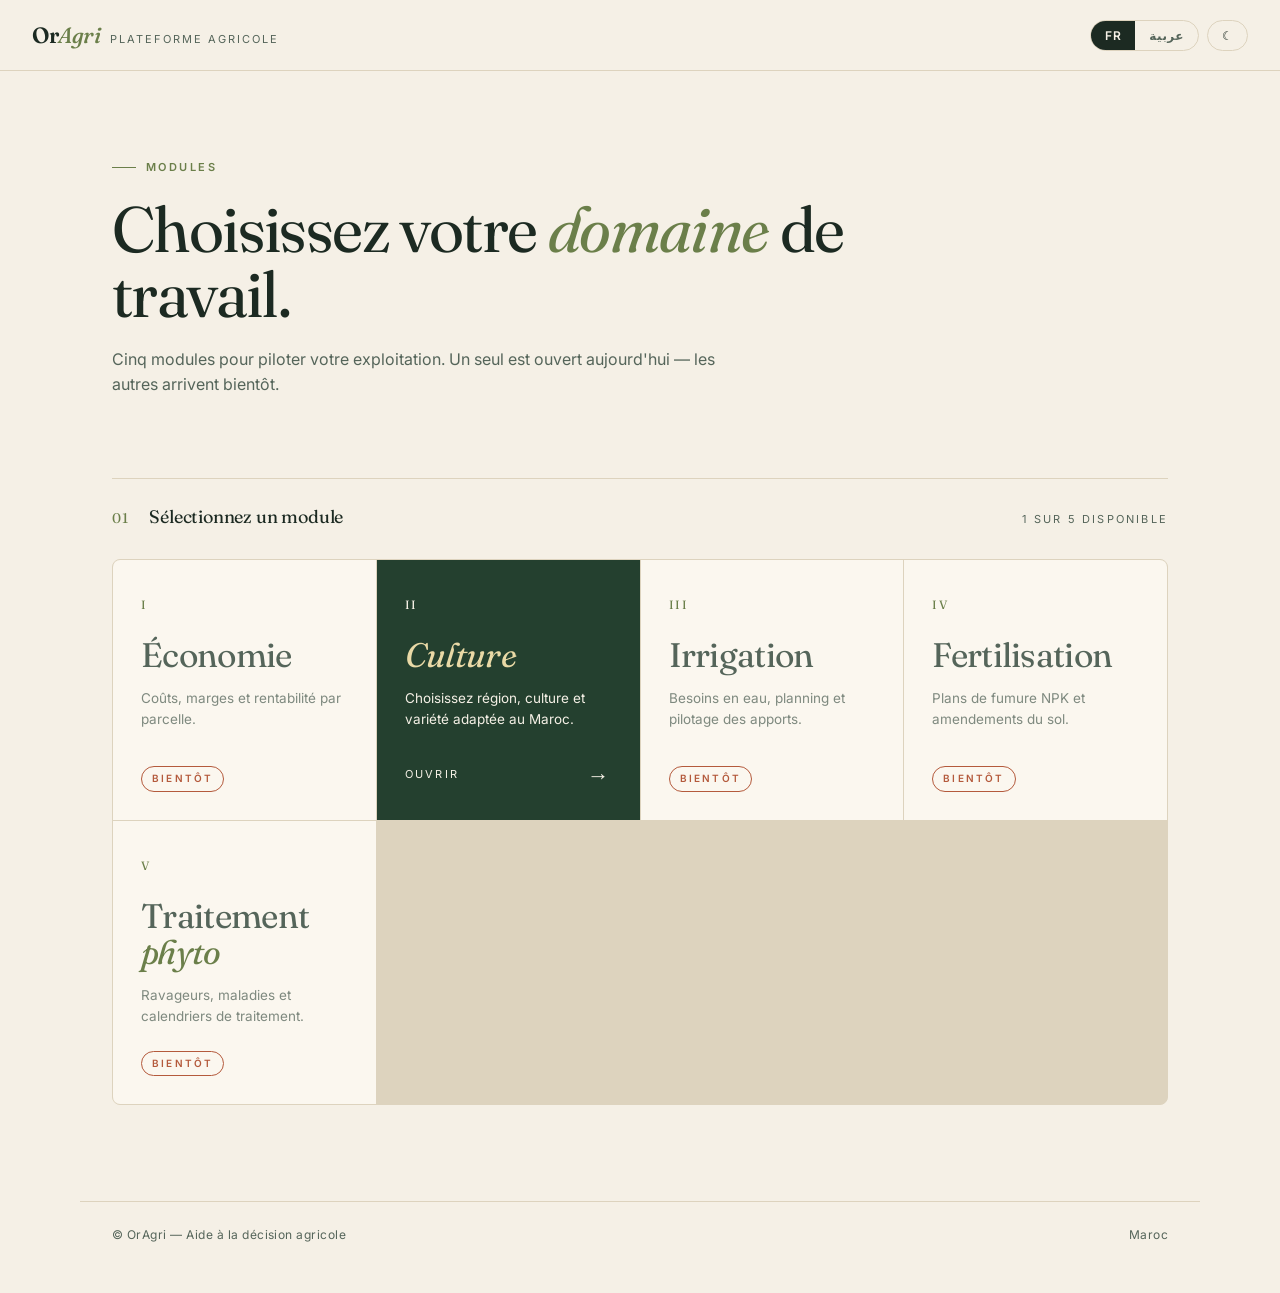
<file: pages/selection.html>
<!DOCTYPE html>
<html lang="fr" dir="ltr">
<head>
<meta charset="UTF-8">
<meta name="viewport" content="width=device-width, initial-scale=1.0">
<title>OrAgri — Modules</title>
<link rel="preconnect" href="https://fonts.googleapis.com">
<link rel="preconnect" href="https://fonts.gstatic.com" crossorigin>
<link href="https://fonts.googleapis.com/css2?family=Fraunces:opsz,ital,wght@9..144,0,400;9..144,0,500;9..144,0,600;9..144,1,400;9..144,1,500&family=Inter:wght@400;500;600;700&family=Noto+Kufi+Arabic:wght@400;500;600;700&display=swap" rel="stylesheet">
<style>
  :root {
    --bg:#F5F0E6; --surface:#FBF7EF; --surface2:#EFE8DB;
    --ink:#1C2A22; --ink-2:#55655A;
    --line:#DDD3BE; --line-strong:#C7B99A;
    --forest:#24402F; --forest-hover:#2E5340;
    --olive:#6B7F4A; --terracotta:#B45A3C; --amber:#B58412;
    --radius:4px; --radius-lg:8px;
  }
  [data-theme="dark"]{
    --bg:#12160F; --surface:#1A1F17; --surface2:#232A20;
    --ink:#ECE4D2; --ink-2:#9BA394;
    --line:#2E3529; --line-strong:#3F4838;
    --forest:#C8DBB6; --forest-hover:#B0C79A;
    --olive:#A9BE7C; --terracotta:#E08B6E; --amber:#E1B657;
  }
  *{box-sizing:border-box;margin:0;padding:0}
  html,body{background:var(--bg);color:var(--ink)}
  body{font-family:'Inter',system-ui,-apple-system,sans-serif;font-size:15px;line-height:1.55;min-height:100vh;-webkit-font-smoothing:antialiased;text-rendering:optimizeLegibility;transition:background .3s,color .3s}
  body[dir="rtl"]{font-family:'Noto Kufi Arabic','Inter',system-ui,sans-serif}
  .serif{font-family:'Fraunces','Times New Roman',serif;font-optical-sizing:auto;letter-spacing:-0.01em}

  .topbar{display:flex;align-items:center;justify-content:space-between;padding:18px 32px;border-bottom:1px solid var(--line);background:var(--bg);position:sticky;top:0;z-index:100}
  .brand{display:flex;align-items:baseline;gap:10px}
  .brand-mark{font-family:'Fraunces',serif;font-weight:600;font-size:22px;letter-spacing:-0.02em;color:var(--ink)}
  .brand-mark em{font-style:italic;color:var(--olive);font-weight:500}
  .brand-sub{font-size:11px;color:var(--ink-2);text-transform:uppercase;letter-spacing:0.18em}
  .top-actions{display:flex;gap:8px;align-items:center}
  .icon-btn{background:transparent;border:1px solid var(--line);color:var(--ink);padding:7px 14px;border-radius:999px;cursor:pointer;font-size:12px;font-weight:500;letter-spacing:0.02em;font-family:inherit;transition:all .18s}
  .icon-btn:hover{border-color:var(--ink);background:var(--surface)}
  .lang-switch{display:inline-flex;border:1px solid var(--line);border-radius:999px;overflow:hidden}
  .lang-switch button{border:0;background:transparent;padding:7px 14px;font-size:12px;font-weight:600;color:var(--ink-2);cursor:pointer;font-family:inherit;letter-spacing:.04em}
  .lang-switch button.active{background:var(--ink);color:var(--bg)}

  .hero{padding:80px 32px 32px;max-width:1120px;margin:0 auto}
  .eyebrow{font-size:11px;text-transform:uppercase;letter-spacing:0.22em;color:var(--olive);font-weight:600;margin-bottom:20px;display:inline-flex;align-items:center;gap:10px}
  .eyebrow::before{content:"";width:24px;height:1px;background:var(--olive)}
  .hero h1{font-family:'Fraunces',serif;font-weight:400;font-size:clamp(36px,6vw,64px);line-height:1.02;letter-spacing:-0.025em;color:var(--ink);max-width:820px}
  .hero h1 em{font-style:italic;color:var(--olive);font-weight:400}
  .hero p{margin-top:20px;max-width:620px;color:var(--ink-2);font-size:16px;line-height:1.6}

  .main{max-width:1120px;margin:0 auto;padding:48px 32px 96px}
  .section-label{display:flex;align-items:baseline;justify-content:space-between;border-top:1px solid var(--line);padding-top:24px;margin-bottom:28px}
  .section-label .num{font-family:'Fraunces',serif;font-size:14px;color:var(--olive);letter-spacing:.08em}
  .section-label .name{font-family:'Fraunces',serif;font-size:18px;color:var(--ink)}
  .section-label .count{font-size:11px;text-transform:uppercase;letter-spacing:.2em;color:var(--ink-2)}

  .grid{display:grid;grid-template-columns:repeat(auto-fit,minmax(220px,1fr));gap:1px;background:var(--line);border:1px solid var(--line);border-radius:var(--radius-lg);overflow:hidden}
  .mod{position:relative;background:var(--surface);padding:36px 28px 28px;min-height:260px;display:flex;flex-direction:column;justify-content:space-between;cursor:pointer;transition:background .2s,transform .2s}
  .mod:hover{background:var(--surface2)}
  .mod .idx{font-family:'Fraunces',serif;font-size:12px;color:var(--olive);letter-spacing:.14em;text-transform:uppercase}
  .mod .title{font-family:'Fraunces',serif;font-weight:400;font-size:34px;line-height:1.05;letter-spacing:-.02em;color:var(--ink);margin-top:24px}
  .mod .title em{font-style:italic;color:var(--olive)}
  .mod .desc{margin-top:14px;color:var(--ink-2);font-size:13.5px;line-height:1.55;max-width:32ch}
  .mod .foot{margin-top:24px;display:flex;align-items:center;justify-content:space-between;font-size:11px;letter-spacing:.2em;text-transform:uppercase;color:var(--ink-2)}
  .mod .arrow{font-family:'Fraunces',serif;font-size:22px;color:var(--forest);transition:transform .2s}
  .mod:hover .arrow{transform:translateX(4px)}
  body[dir="rtl"] .mod:hover .arrow{transform:translateX(-4px)}

  .mod.active{background:var(--forest);color:var(--bg)}
  .mod.active .idx,.mod.active .title,.mod.active .desc,.mod.active .foot{color:var(--bg)}
  .mod.active .title em{color:#E9D9A6}
  .mod.active .arrow{color:var(--bg)}
  .mod.active:hover{background:var(--forest-hover)}

  .mod.soon{cursor:default;background:var(--surface)}
  .mod.soon:hover{background:var(--surface)}
  .mod.soon .title{color:var(--ink-2)}
  .mod.soon .desc{color:var(--ink-2);opacity:.75}
  .mod.soon .arrow{display:none}
  .mod .badge{display:none;font-size:10px;letter-spacing:.22em;text-transform:uppercase;color:var(--terracotta);border:1px solid var(--terracotta);padding:4px 10px;border-radius:999px;font-weight:600}
  .mod.soon .badge{display:inline-block}

  footer{max-width:1120px;margin:0 auto;padding:24px 32px 48px;border-top:1px solid var(--line);color:var(--ink-2);font-size:12px;display:flex;justify-content:space-between;letter-spacing:.04em}
</style>
</head>
<body>
  <header class="topbar">
    <div class="brand">
      <div class="brand-mark">Or<em>Agri</em></div>
      <div class="brand-sub" data-fr="Plateforme agricole" data-ar="منصة زراعية">Plateforme agricole</div>
    </div>
    <div class="top-actions">
      <div class="lang-switch" role="group" aria-label="Language">
        <button class="active" data-lang="fr">FR</button>
        <button data-lang="ar">عربية</button>
      </div>
      <button class="icon-btn" id="themeBtn" aria-label="Theme">☾</button>
    </div>
  </header>

  <section class="hero">
    <div class="eyebrow" data-fr="Modules" data-ar="الوحدات">Modules</div>
    <h1 class="serif" data-fr-html="Choisissez votre <em>domaine</em> de travail." data-ar-html="اختر <em>مجال</em> عملك.">Choisissez votre <em>domaine</em> de travail.</h1>
    <p data-fr="Cinq modules pour piloter votre exploitation. Un seul est ouvert aujourd'hui — les autres arrivent bientôt." data-ar="خمس وحدات لإدارة استغلالك. واحدة فقط متاحة اليوم، والباقي قريباً.">
      Cinq modules pour piloter votre exploitation. Un seul est ouvert aujourd'hui — les autres arrivent bientôt.
    </p>
  </section>

  <main class="main">
    <div class="section-label">
      <div style="display:flex;gap:20px;align-items:baseline">
        <span class="num">01</span>
        <span class="name serif" data-fr="Sélectionnez un module" data-ar="اختر وحدة">Sélectionnez un module</span>
      </div>
      <span class="count"><span data-fr="1 sur 5 disponible" data-ar="1 من 5 متاح">1 sur 5 disponible</span></span>
    </div>

    <div class="grid">
      <article class="mod soon" data-module="economie">
        <div>
          <div class="idx">I</div>
          <h3 class="title" data-fr="Économie" data-ar="الاقتصاد">Économie</h3>
          <p class="desc" data-fr="Coûts, marges et rentabilité par parcelle." data-ar="التكاليف والهوامش والربحية لكل قطعة.">Coûts, marges et rentabilité par parcelle.</p>
        </div>
        <div class="foot"><span class="badge" data-fr="Bientôt" data-ar="قريباً">Bientôt</span><span class="arrow">→</span></div>
      </article>

      <article class="mod active" data-module="culture" data-href="/oragri.html">
        <div>
          <div class="idx">II</div>
          <h3 class="title" data-fr-html="<em>Culture</em>" data-ar-html="<em>المزروعات</em>"><em>Culture</em></h3>
          <p class="desc" data-fr="Choisissez région, culture et variété adaptée au Maroc." data-ar="اختر المنطقة والمحصول والصنف المناسب للمغرب.">Choisissez région, culture et variété adaptée au Maroc.</p>
        </div>
        <div class="foot"><span data-fr="Ouvrir" data-ar="فتح">Ouvrir</span><span class="arrow">→</span></div>
      </article>

      <article class="mod soon" data-module="irrigation">
        <div>
          <div class="idx">III</div>
          <h3 class="title" data-fr="Irrigation" data-ar="السقي">Irrigation</h3>
          <p class="desc" data-fr="Besoins en eau, planning et pilotage des apports." data-ar="احتياجات الماء وجدولة السقي.">Besoins en eau, planning et pilotage des apports.</p>
        </div>
        <div class="foot"><span class="badge" data-fr="Bientôt" data-ar="قريباً">Bientôt</span><span class="arrow">→</span></div>
      </article>

      <article class="mod soon" data-module="fertilisation">
        <div>
          <div class="idx">IV</div>
          <h3 class="title" data-fr="Fertilisation" data-ar="التسميد">Fertilisation</h3>
          <p class="desc" data-fr="Plans de fumure NPK et amendements du sol." data-ar="خطط التسميد NPK وتحسين التربة.">Plans de fumure NPK et amendements du sol.</p>
        </div>
        <div class="foot"><span class="badge" data-fr="Bientôt" data-ar="قريباً">Bientôt</span><span class="arrow">→</span></div>
      </article>

      <article class="mod soon" data-module="traitement">
        <div>
          <div class="idx">V</div>
          <h3 class="title" data-fr-html="Traitement <em>phyto</em>" data-ar-html="معالجة <em>الآفات</em>">Traitement <em>phyto</em></h3>
          <p class="desc" data-fr="Ravageurs, maladies et calendriers de traitement." data-ar="الآفات والأمراض وجدولة المعالجة.">Ravageurs, maladies et calendriers de traitement.</p>
        </div>
        <div class="foot"><span class="badge" data-fr="Bientôt" data-ar="قريباً">Bientôt</span><span class="arrow">→</span></div>
      </article>
    </div>
  </main>

  <footer>
    <span data-fr="© OrAgri — Aide à la décision agricole" data-ar="© أوراغري — دعم القرار الفلاحي">© OrAgri — Aide à la décision agricole</span>
    <span data-fr="Maroc" data-ar="المغرب">Maroc</span>
  </footer>

<script>
  const langBtns = document.querySelectorAll('.lang-switch button');
  function applyLang(lang){
    document.documentElement.lang = lang;
    document.documentElement.dir = lang === 'ar' ? 'rtl' : 'ltr';
    document.body.dir = lang === 'ar' ? 'rtl' : 'ltr';
    document.querySelectorAll('[data-fr]').forEach(el=>{ el.textContent = lang==='ar' ? el.dataset.ar : el.dataset.fr; });
    document.querySelectorAll('[data-fr-html]').forEach(el=>{ el.innerHTML = lang==='ar' ? el.dataset.arHtml : el.dataset.frHtml; });
    langBtns.forEach(b=>b.classList.toggle('active', b.dataset.lang===lang));
    localStorage.setItem('oragri-lang', lang);
  }
  langBtns.forEach(b=>b.addEventListener('click',()=>applyLang(b.dataset.lang)));

  const themeBtn = document.getElementById('themeBtn');
  function applyTheme(t){
    document.documentElement.dataset.theme = t;
    themeBtn.textContent = t==='dark' ? '☀' : '☾';
    localStorage.setItem('oragri-theme', t);
  }
  themeBtn.addEventListener('click',()=>applyTheme(document.documentElement.dataset.theme==='dark'?'light':'dark'));

  document.querySelectorAll('.mod:not(.soon)').forEach(card=>{
    card.addEventListener('click',()=>{ const h = card.dataset.href; if(h) window.location.href = h; });
  });

  applyLang(localStorage.getItem('oragri-lang') || 'fr');
  applyTheme(localStorage.getItem('oragri-theme') || 'light');
</script>
</body>
</html>
</file>
